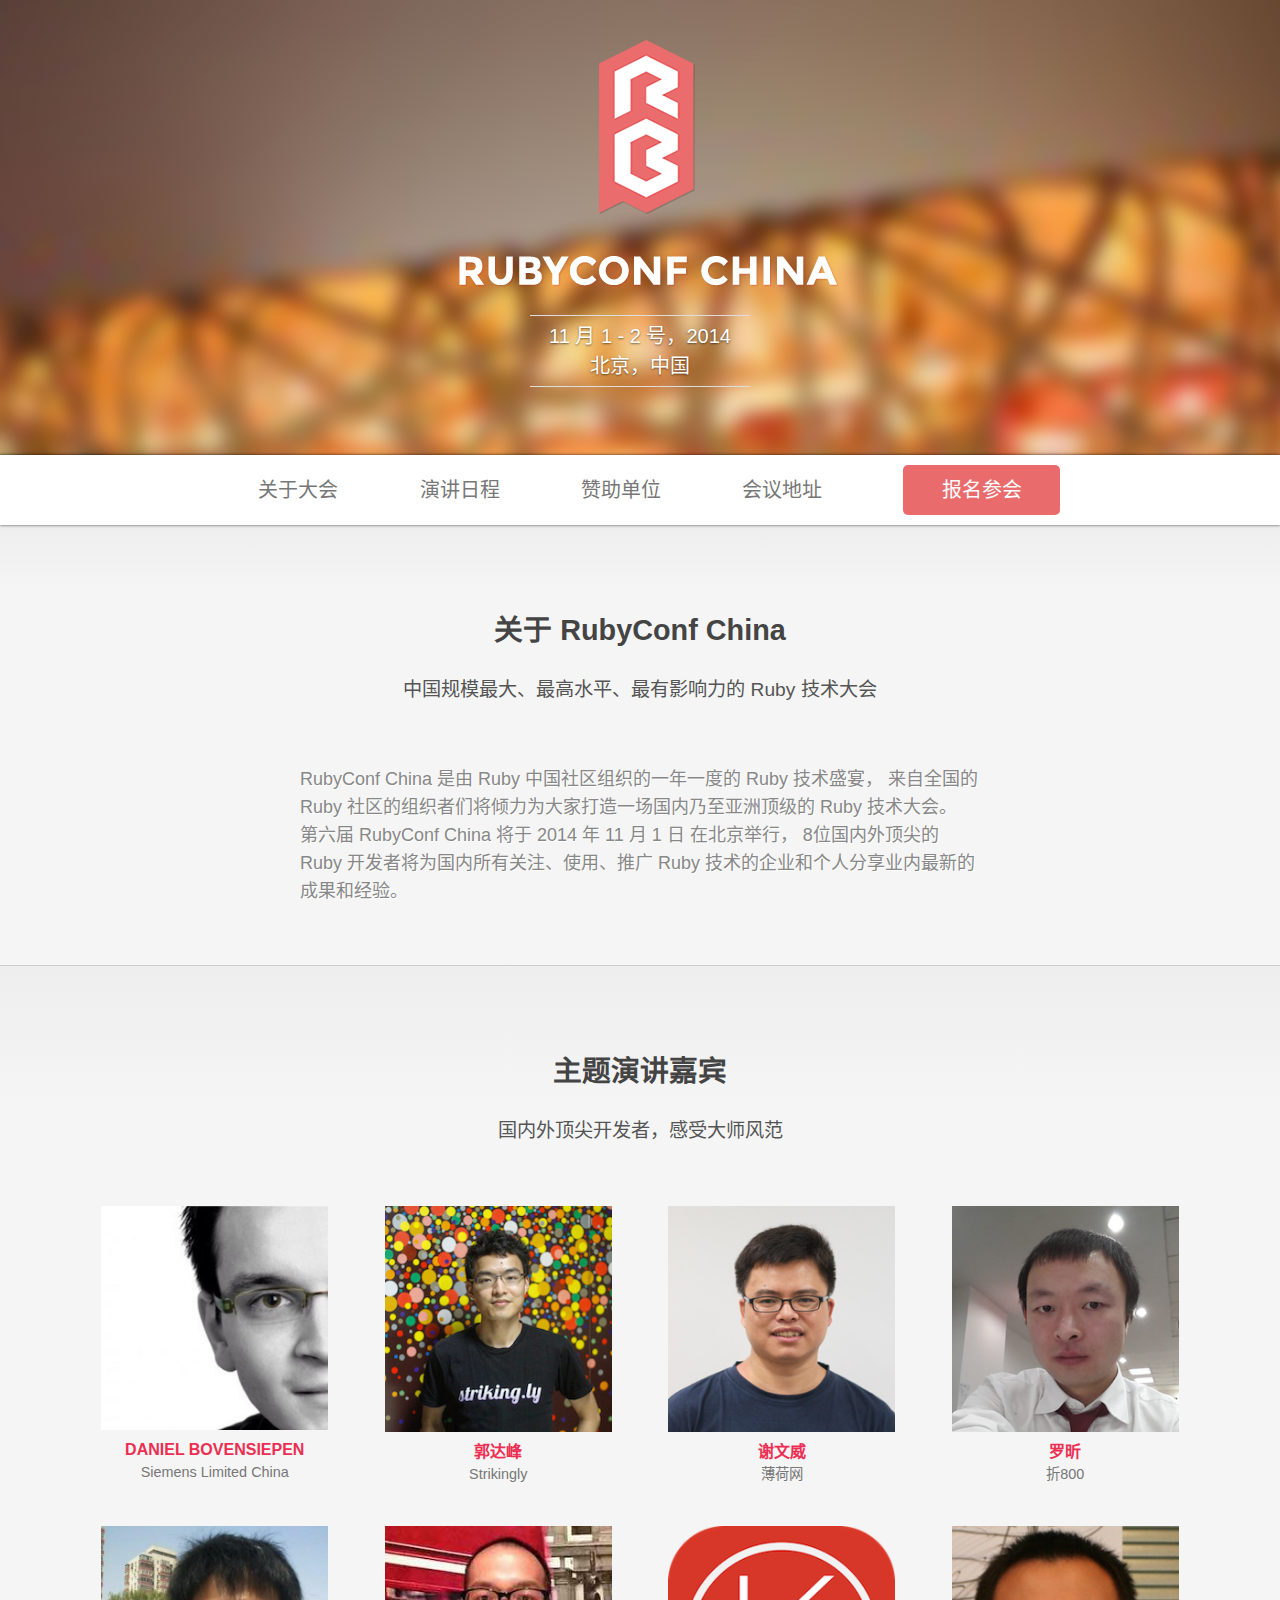
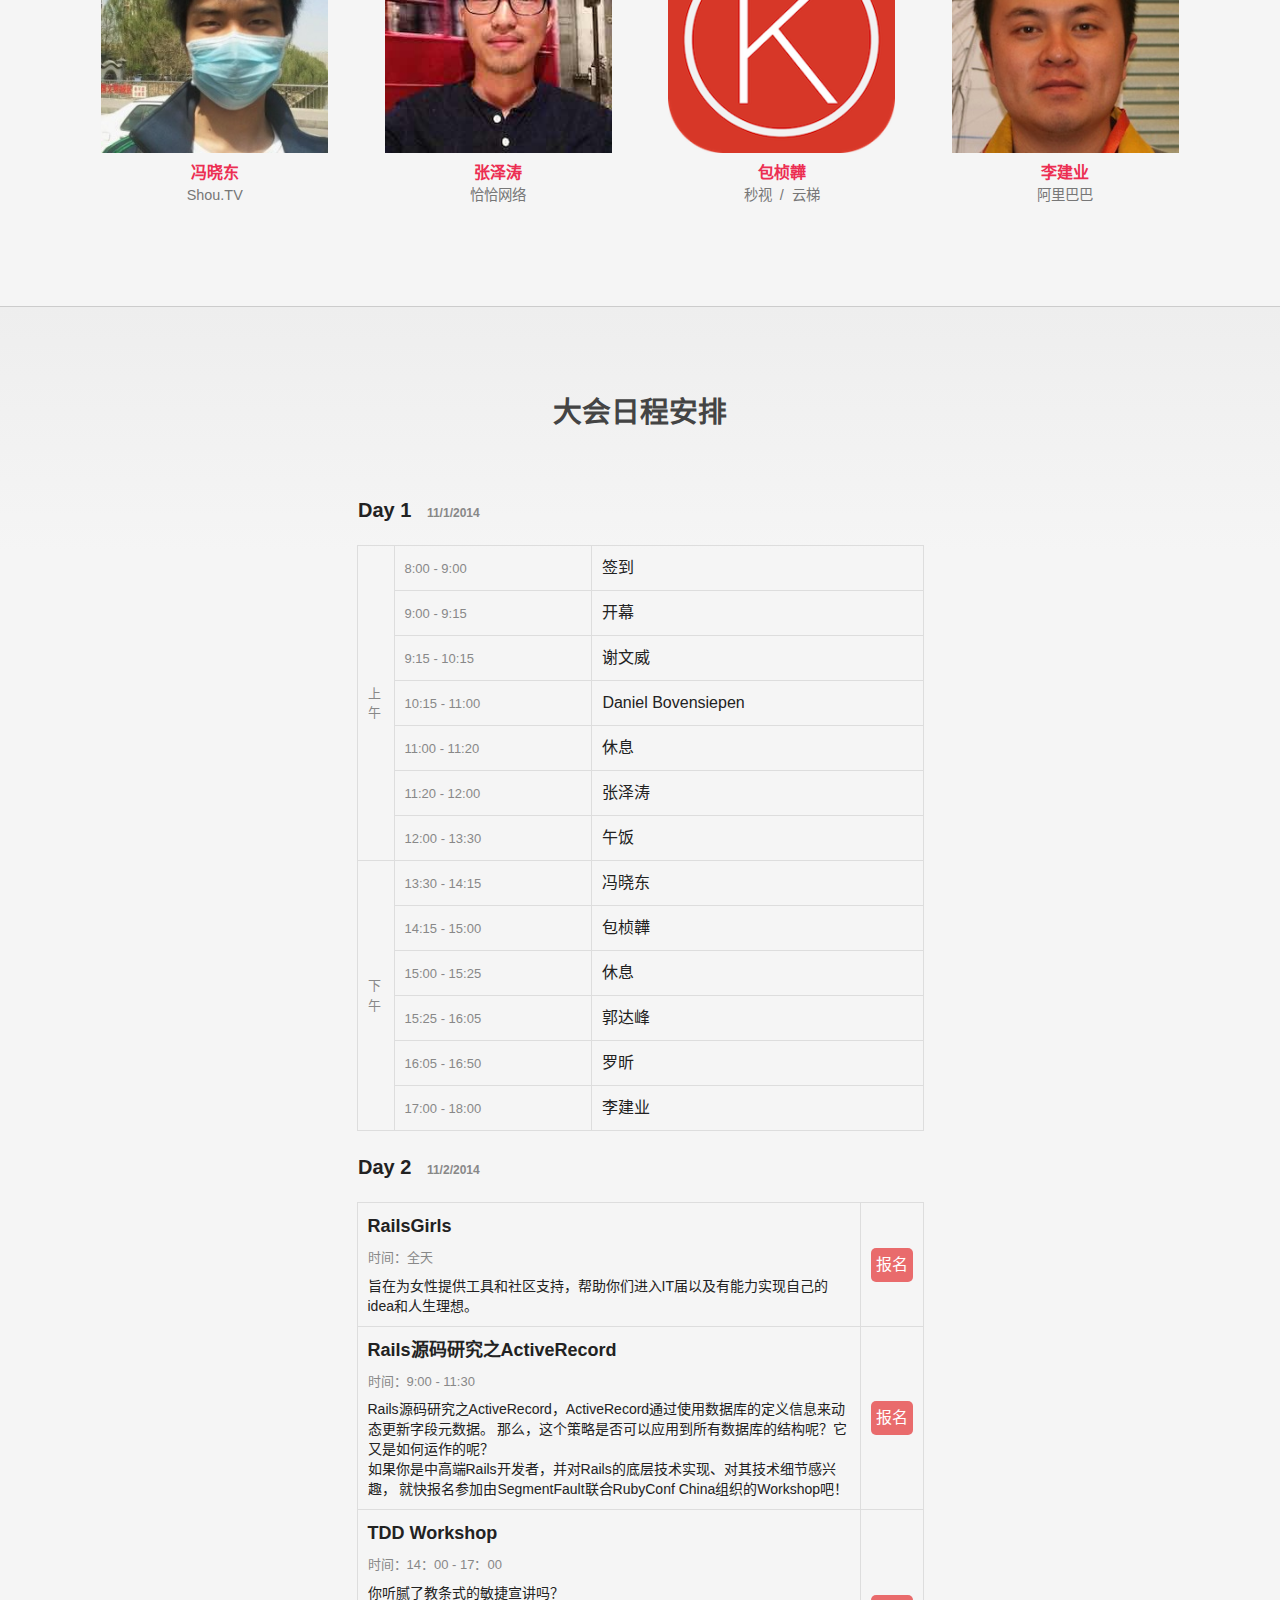
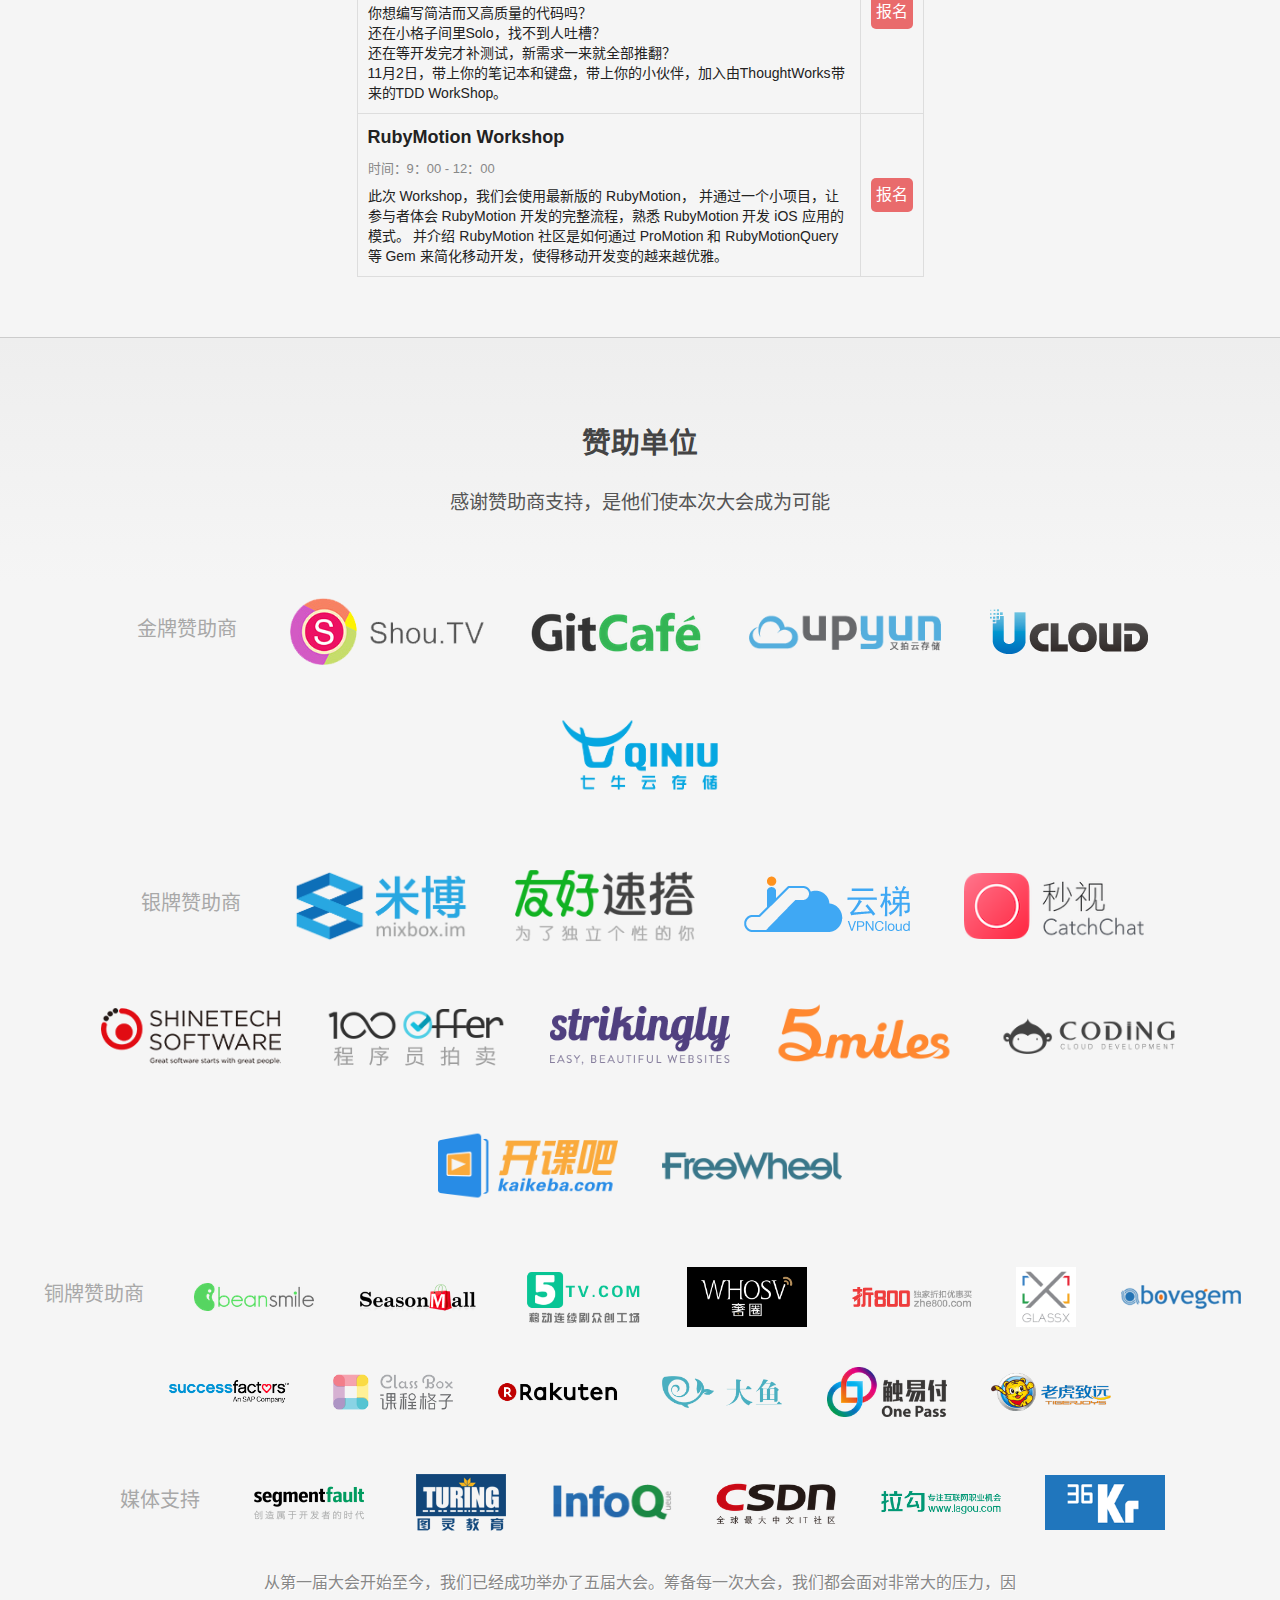
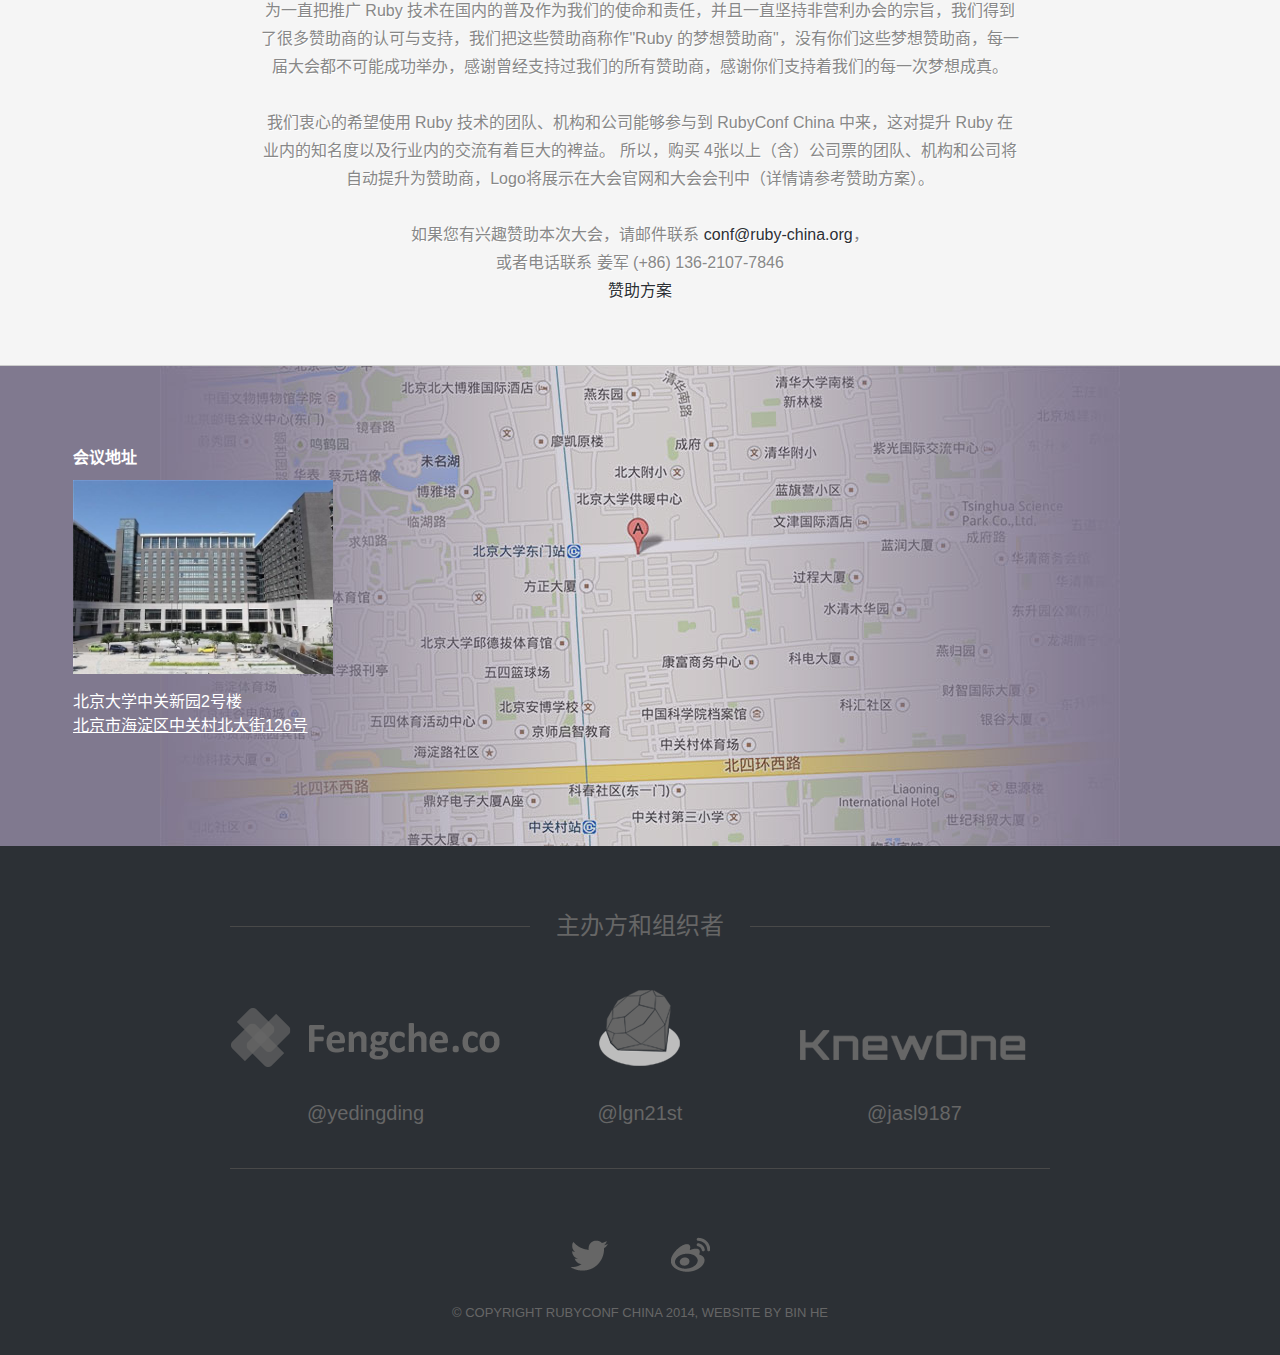
<file: index.html>
<!DOCTYPE html>
<!--[if lt IE 7]>
<html class="no-js lt-ie9 lt-ie8 lt-ie7"> <![endif]-->
<!--[if IE 7]>
<html class="no-js lt-ie9 lt-ie8"> <![endif]-->
<!--[if IE 8]>
<html class="no-js lt-ie9"> <![endif]-->
<!--[if gt IE 8]><!-->
<html lang="zh-cn" class="no-js"> <!--<![endif]-->
<head>
  <meta charset="utf-8">
  <meta http-equiv="X-UA-Compatible" content="IE=edge,chrome=1">
  <!-- Use title if it's in the page YAML frontmatter -->
  <title>RubyConf China</title>
  <meta name="description" content="">
  <meta name="viewport" content="width=device-width, initial-scale=1.0">

  <!-- Place favicon.ico and apple-touch-icon.png in the root directory -->

  <link rel="stylesheet" href="css/normalize.css">
  <link rel="stylesheet" href="css/main.css">
  <script src="js/vendor/modernizr-2.6.1.min.js"></script>
</head>
<body>
<!--[if lt IE 7]>
<p class="chromeframe">You are using an outdated browser. <a href="http://browsehappy.com/">Upgrade your browser
  today</a> or <a href="http://www.google.com/chromeframe/?redirect=true">install Google Chrome Frame</a> to better
  experience this site.</p>
<![endif]-->

<header class="hero">
  <figure><img src="/img/logo.png"/></figure>
  <h1>RubyConf China</h1>

  <h2>11 月 1 - 2 号，2014<br/>北京，中国</h2>
</header>

<nav class="global-nav">
  <ul>
    <li><a href="#about">关于大会</a></li>
    <li><a href="/speakers.html">演讲日程</a></li>
    <li><a href="/sponsors.html">赞助单位</a></li>
    <li><a href="#venue">会议地址</a></li>
    <li><a href="http://19wu.com/rubyconfchina" target="_blank" class="btn">报名参会</a></li>
  </ul>
</nav>

<section id="about" class="wrap about">
  <header>
    <h2>关于 RubyConf China</h2>

    <p>中国规模最大、最高水平、最有影响力的 Ruby 技术大会</p>
  </header>

  <p>
    RubyConf China 是由 Ruby 中国社区组织的一年一度的 Ruby 技术盛宴，
    来自全国的 Ruby 社区的组织者们将倾力为大家打造一场国内乃至亚洲顶级的 Ruby 技术大会。
  </p>

  <p>
    第六届 RubyConf China 将于 2014 年 11 月 1 日 在北京举行，
    8位国内外顶尖的 Ruby 开发者将为国内所有关注、使用、推广 Ruby 技术的企业和个人分享业内最新的成果和经验。
  </p>
</section>

<section id="speakers" class="wrap speakers">
  <div class="container">
    <header>
      <h2>主题演讲嘉宾</h2>

      <p>国内外顶尖开发者，感受大师风范</p>
    </header>

    <ul class="speakers-list clearfix">
      <li>
        <figure>
          <a href="http://bovensiepen.net/" rel="nofollow" target="_blank">
            <img src="img/speakers/daniel-bovensiepen.png" alt="Daniel Bovensiepen">
          </a>
        </figure>
        <h3>Daniel Bovensiepen</h3>

        <p><a href="http://www.siemens.com.cn" target="_blank" rel="nofollow">Siemens Limited China</a></p>
      </li>

      <li>
        <figure>
          <a href="http://weibo.com/dfguo" rel="nofollow" target="_blank">
            <img src="img/speakers/guodafeng.jpg" alt="郭达峰"/>
          </a>
        </figure>
        <h3>郭达峰</h3>

        <p><a href="https://www.strikingly.com/" target="_blank" rel="nofollow">Strikingly</a></p>
      </li>

      <li>
        <figure>
          <a href="http://xiewenwei.github.io/" rel="nofollow" target="_blank">
            <img src="img/speakers/xiewenwei.jpg" alt="谢文威">
          </a>
        </figure>
        <h3>谢文威</h3>

        <p><a href="http://www.boohee.com/" target="_blank" rel="nofollow">薄荷网</a></p>
      </li>

      <li>
        <figure>
          <a href="http://www.douban.com/people/luonet/notes" rel="nofollow" target="_blank">
            <img src="img/speakers/luoxin.jpg" alt="罗昕">
          </a>
        </figure>
        <h3>罗昕</h3>

        <p><a href="http://www.zhe800.com/" target="_blank" rel="nofollow">折800</a></p>
      </li>

      <li>
        <figure>
          <a href="https://vec.io/" rel="nofollow" target="_blank">
            <img src="img/speakers/fengxiaodong.jpg" alt="冯晓东">
          </a>
        </figure>
        <h3>冯晓东</h3>

        <p><a href="https://shou.tv/" target="_blank" rel="nofollow">Shou.TV</a></p>
      </li>

      <li>
        <figure>
          <a href="https://twitter.com/samchueng" rel="nofollow" target="_blank">
            <img src="img/speakers/zhangzetao.jpg" alt="张泽涛">
          </a>
        </figure>
        <h3>张泽涛</h3>

        <p><a href="http://www.chamobile.com/" target="_blank" rel="nofollow">恰恰网络</a></p>
      </li>

      <li>
        <figure>
          <a href="https://twitter.com/kgen" rel="nofollow" target="_blank">
            <img src="img/speakers/baozhenwei.png" alt="包桢韡">
          </a>
        </figure>
        <h3>包桢韡</h3>

        <p>
          <a href="http://catchchat.me/" target="_blank" rel="nofollow">秒视</a>
          &nbsp;/&nbsp;
          <a href="http://igetvpn.com/?r=9e521e199be6dabb" target="_blank" rel="nofollow">云梯</a>
        </p>
      </li>

      <li>
        <figure>
          <a href="http://fsword.github.io/" rel="nofollow" target="_blank">
            <img src="img/speakers/lijianye.jpg" alt="李建业">
          </a>
        </figure>
        <h3>李建业</h3>

        <p><a href="http://www.1688.com/" target="_blank" rel="nofollow">阿里巴巴</a></p>
      </li>
    </ul>
  </div>
</section>

<section id="schedule" class="wrap schedule">
  <div class="container clearfix">
    <header>
      <h2>大会日程安排</h2>
    </header>

    <table class="schedule-table">
      <tr>
        <th colspan="4">
          Day 1
          <small>11/1/2014</small>
        </th>
      </tr>
      <!--上午-->
      <tr>
        <td rowspan="7" class="rowspan">上午</td>
        <td class="time">8:00 - 9:00</td>
        <td>签到</td>
      </tr>
      <tr>
        <td class="time">9:00 - 9:15</td>
        <td>开幕</td>
      </tr>
      <tr>
        <td class="time">9:15 - 10:15</td>
        <td>谢文威</td>
      </tr>
      <tr>
        <td class="time">10:15 - 11:00</td>
        <td>Daniel Bovensiepen</td>
      </tr>
      <tr>
        <td class="time">11:00 - 11:20</td>
        <td colspan="2">休息</td>
      </tr>
      <tr>
        <td class="time">11:20 - 12:00</td>
        <td>张泽涛</td>
      </tr>
      <tr>
        <td class="time">12:00 - 13:30</td>
        <td>午饭</td>
      </tr>
      <!--下午-->
      <tr>
        <td rowspan="7" class="rowspan">下午</td>
        <td class="time">13:30 - 14:15</td>
        <td>冯晓东</td>
      </tr>
      <tr>
        <td class="time">14:15 - 15:00</td>
        <td>包桢韡</td>
      </tr>
      <tr>
        <td class="time">15:00 - 15:25</td>
        <td>休息</td>
      </tr>
      <tr>
        <td class="time">15:25 - 16:05</td>
        <td>郭达峰</td>
      </tr>
      <tr>
        <td class="time">16:05 - 16:50</td>
        <td>罗昕</td>
      </tr>
      <tr>
        <td class="time">17:00 - 18:00</td>
        <td>李建业</td>
      </tr>
    </table>

    <table class="schedule-table events">
      <tr>
        <th colspan="2">
          Day 2
          <small>11/2/2014</small>
        </th>
      </tr>
      <tr>
        <td>
          <div class="title">
            RailsGirls
          </div>
          <div class="time">
            时间：全天
          </div>
          <div class="description">
            旨在为女性提供工具和社区支持，帮助你们进入IT届以及有能力实现自己的idea和人生理想。
          </div>
        </td>
        <td class="apply">
          <a href="http://railsgirls.com/beijing" target="_blank" class="btn">
            报名
          </a>
        </td>
      </tr>
      <tr>
        <td>
          <div class="title">
            Rails源码研究之ActiveRecord
          </div>
          <div class="time">
            时间：9:00 - 11:30
          </div>
          <div class="description">
            Rails源码研究之ActiveRecord，ActiveRecord通过使用数据库的定义信息来动态更新字段元数据。
            那么，这个策略是否可以应用到所有数据库的结构呢？它又是如何运作的呢？
            <br>
            如果你是中高端Rails开发者，并对Rails的底层技术实现、对其技术细节感兴趣，
            就快报名参加由SegmentFault联合RubyConf China组织的Workshop吧！
          </div>
        </td>
        <td class="apply">
          <a href="http://segmentfault.com/e/sf-ruby-workshop" target="_blank" class="btn">
            报名
          </a>
        </td>
      </tr>
      <tr>
        <td>
          <div class="title">
            TDD Workshop
          </div>
          <div class="time">
            时间：14：00 - 17：00
          </div>
          <div class="description">
            你听腻了教条式的敏捷宣讲吗？
            <br>
            你想编写简洁而又高质量的代码吗？ 
            <br>
            还在小格子间里Solo，找不到人吐槽？ 
            <br>
            还在等开发完才补测试，新需求一来就全部推翻？ 
            <br>
            11月2日，带上你的笔记本和键盘，带上你的小伙伴，加入由ThoughtWorks带来的TDD WorkShop。
          </div>
        </td>
        <td class="apply">
          <a href="https://www.jinshuju.net/f/Pn7xP2" target="_blank" class="btn">
            报名
          </a>
        </td>
      </tr>
      <tr>
        <td>
          <div class="title">
            RubyMotion Workshop
          </div>
          <div class="time">
            时间：9：00 - 12：00
          </div>
          <div class="description">
            此次 Workshop，我们会使用最新版的 RubyMotion，
            并通过一个小项目，让参与者体会 RubyMotion 开发的完整流程，熟悉 RubyMotion 开发 iOS 应用的模式。
            并介绍 RubyMotion 社区是如何通过 ProMotion 和 RubyMotionQuery 等 Gem 来简化移动开发，使得移动开发变的越来越优雅。
          </div>
        </td>
        <td class="apply">
          <a href="https://jinshuju.net/f/vUDytY" target="_blank" class="btn">
            报名
          </a>
        </td>
      </tr>
    </table>
  </div>
</section>

<section id="sponsors" class="wrap sponsors">
  <header>
    <h2>赞助单位</h2>

    <p>感谢赞助商支持，是他们使本次大会成为可能</p>
  </header>

  <div class="sponsors-gold">
    <ul>
      <li><h4>金牌赞助商</h4></li>

      <li>
        <a href="https://shou.tv" target="_blank" rel="nofollow">
          <img src="img/sponsors/shou_tv.png" />
        </a>
      </li>
      <li>
        <a href="http://gitcafe.com" target="_blank" rel="nofollow">
          <img src="img/sponsors/gitcafe.png" />
        </a>
      </li>
      <li>
        <a href="http://upyun.com" target="_blank" rel="nofollow">
          <img src="img/sponsors/upyun.png" />
        </a>
      </li>
      <li>
        <a href="http://www.ucloud.cn" target="_blank" rel="nofollow">
          <img src="img/sponsors/ucloud.png" />
        </a>
      </li>
      <li>
        <a href="http://www.qiniu.com" target="_blank" rel="nofollow">
          <img src="img/sponsors/qiniu.png" />
        </a>
      </li>
    </ul>
  </div>

  <div class="sponsors-silver">
    <ul>
      <li><h4>银牌赞助商</h4></li>

      <li>
        <a href="http://emixbox.com/" target="_blank" rel="nofollow">
          <img src="img/sponsors/mixbox.png" />
        </a>
      </li>
      <li>
        <a href="http://youhaosuda.com" target="_blank" rel="nofollow">
          <img src="img/sponsors/youhaosuda.png" />
        </a>
      </li>
      <li>
        <a href="http://igetvpn.com/?r=9e521e199be6dabb" target="_blank" rel="nofollow">
          <img src="img/sponsors/vpncloud.png" />
        </a>
      </li>
      <li>
        <a href="http://catchchat.me" target="_blank" rel="nofollow">
          <img src="img/sponsors/catchchat.png" />
        </a>
      </li>
      <li>
        <a href="http://www.shinetechchina.com" target="_blank" rel="nofollow">
          <img src="img/sponsors/shinetech.png" />
        </a>
      </li>
      <li>
        <a href="http://100offer.com/join/rubyconf" target="_blank" rel="nofollow">
          <img src="img/sponsors/100offer.png" />
        </a>
      </li>
      <li>
        <a href="http://www.strikingly.com/s/careers?locale=zh-cn" target="_blank" rel="nofollow">
          <img src="img/sponsors/strikingly.png" />
        </a>
      </li>
      <li>
        <a href="http://5milesapp.com/" target="_blank" rel="nofollow">
          <img src="img/sponsors/5miles.png" />
        </a>
      </li>
      <li>
        <a href="https://coding.net" target="_blank" rel="nofollow">
          <img src="img/sponsors/coding.png" />
        </a>
      </li>
      <li>
        <a href="http://www.kaikeba.com/" target="_blank" rel="nofollow">
          <img src="img/sponsors/kaikeba.png" />
        </a>
      </li>
      <li>
        <a href="http://freewheel.tv/" target="_blank" rel="nofollow">
          <img src="img/sponsors/freewheel.png" />
        </a>
      </li>
    </ul>
  </div>

  <div class="sponsors-bronze">
    <ul>
      <li><h4>铜牌赞助商</h4></li>

      <li>
        <a href="http://www.beansmile.com" target="_blank" rel="nofollow">
          <img src="img/sponsors/beansmile.png" />
        </a>
      </li>
      <li>
        <a href="http://www.seasonmall.cn" target="_blank" rel="nofollow">
          <img src="img/sponsors/seasonmall.png" />
        </a>
      </li>
      <li>
        <a href="http://5tv.com" target="_blank" rel="nofollow">
          <img src="img/sponsors/5tv.png" />
        </a>
      </li>
      <li>
        <a href="http://www.whosv.net" target="_blank" rel="nofollow">
          <img src="img/sponsors/whosv.png" />
        </a>
      </li>
      <li>
        <a href="http://www.zhe800.com" target="_blank" rel="nofollow">
          <img src="img/sponsors/zhe800.png" />
        </a>
      </li>
      <li>
        <a href="http://glassx.cn/" target="_blank" rel="nofollow">
          <img src="img/sponsors/glassx.jpg" />
        </a>
      </li>
      <li>
        <a href="http://www.abovegem.com" target="_blank" rel="nofollow">
          <img src="img/sponsors/abovegem.png" />
        </a>
      </li>
      <li>
        <a href="https://jobs.successfactors.com/search/?location=Shanghai" target="_blank" rel="nofollow">
          <img src="img/sponsors/successfactors.png" />
        </a>
      </li>
      <li>
        <a href="http://kechenggezi.com/" target="_blank" rel="nofollow">
          <img src="img/sponsors/class_box.png" />
        </a>
      </li>
      <li>
        <a href="http://www.rakuten.com/" target="_blank" rel="nofollow">
          <img src="img/sponsors/rakuten.png" />
        </a>
      </li>
      <li>
        <a href="http://www.fishtrip.cn/" target="_blank" rel="nofollow">
          <img src="img/sponsors/fishtrip.png" />
        </a>
      </li>
      <li>
        <a href="http://www.cyt-tech.com/" target="_blank" rel="nofollow">
          <img src="img/sponsors/cyt.png" />
        </a>
      </li>
      <li>
        <a href="http://tigerjoys.com/" target="_blank" rel="nofollow">
          <img src="img/sponsors/tigerjoys.png" />
        </a>
      </li>
    </ul>
  </div>

  <div class="sponsors-media">
    <ul>
      <li><h4>媒体支持</h4></li>

      <li>
        <a href="http://segmentfault.com/" target="_blank" rel="nofollow">
          <img src="img/sponsors/segmentfault.png" />
        </a>
      </li>
      <li>
        <a href="http://www.ituring.com.cn/" target="_blank" rel="nofollow">
          <img src="img/sponsors/tuling.png" />
        </a>
      </li>
      <li>
        <a href="http://www.infoq.com/cn" target="_blank" rel="nofollow">
          <img src="img/sponsors/infoq.png" />
        </a>
      </li>
      <li>
        <a href="http://www.csdn.net/" target="_blank" rel="nofollow">
          <img src="img/sponsors/csdn.png" />
        </a>
      </li>
      <li>
        <a href="http://www.lagou.com/" target="_blank" rel="nofollow">
          <img src="img/sponsors/lagou.png" />
        </a>
      </li>
      <li>
        <a href="http://36kr.com" target="_blank" rel="nofollow">
          <img src="img/sponsors/36kr.png" />
        </a>
      </li>
    </ul>
  </div>

  <!--<p><a href="mailto:conf@ruby-china.org?subject=Sponsor to RubyConf China 2014" class="ad-placeholder">虚位以待</a></p>-->

  <p>
    从第一届大会开始至今，我们已经成功举办了五届大会。筹备每一次大会，我们都会面对非常大的压力，因为一直把推广 Ruby
    技术在国内的普及作为我们的使命和责任，并且一直坚持非营利办会的宗旨，我们得到了很多赞助商的认可与支持，我们把这些赞助商称作"Ruby
    的梦想赞助商"，没有你们这些梦想赞助商，每一届大会都不可能成功举办，感谢曾经支持过我们的所有赞助商，感谢你们支持着我们的每一次梦想成真。
    <br><br>

    我们衷心的希望使用 Ruby 技术的团队、机构和公司能够参与到 RubyConf China 中来，这对提升 Ruby 在业内的知名度以及行业内的交流有着巨大的裨益。
    所以，购买 4张以上（含）公司票的团队、机构和公司将自动提升为赞助商，Logo将展示在大会官网和大会会刊中（详情请参考赞助方案）。
    <br><br>

    如果您有兴趣赞助本次大会，请邮件联系
    <a href="mailto:conf@ruby-china.org?subject=Sponsor to RubyConf China 2014">conf@ruby-china.org</a>，
    <br>
    或者电话联系 姜军
    (+86) 136-2107-7846
    <br>
    <a href="sponsorship/Sponsorship_Pamphlet_2014.pdf">
      赞助方案
    </a>
  </p>
</section>

<section id="venue" class="wrap venue">
  <div class="container">
    <div class="address">
      <h4>会议地址</h4>
      <img src="/img/venue.jpg"/>

      <p>
        北京大学中关新园2号楼<br>
        <a href="http://ditu.google.cn/maps?q=%E5%8C%97%E4%BA%AC%E6%B5%B7%E6%B7%80%E5%8C%BA%E4%B8%AD%E5%85%B3%E6%96%B0%E5%9B%AD&hl=zh-CN&ie=UTF8&hq=%E4%B8%AD%E5%85%B3%E6%96%B0%E5%9B%AD&hnear=%E5%8C%97%E4%BA%AC%E5%B8%82%E6%B5%B7%E6%B7%80%E5%8C%BA&t=m&z=13&iwloc=A&brcurrent=3,0x35f056653dc02e49:0xfa318e39bb191f35,0,0x35f05137c865ad63:0xd348af83c67dc389%3B5,0,0" target="_blank" rel="nofollow" title="点击查看地图">
          北京市海淀区中关村北大街126号
        </a>
      </p>
    </div>
  </div>
</section>

<footer class="wrap footer">
  <div class="container">
    <header>
      <h2>主办方和组织者</h2>
    </header>

    <ul class="credits">
      <li>
        <a href="https://fengche.co" target="_blank" rel="nofollow"><i class="icon-pragmatic-ly"></i></a>

        <p><a href="//twitter.com/yedinding" target="_blank" rel="nofollow">@yedingding</a></p>
      </li>
      <li>
        <a href="http://ruby-china.org" target="_blank" rel="nofollow"><i class="icon-ruby-china"></i></a>

        <p><a href="//twitter.com/lgn21st" target="_blank" rel="nofollow">@lgn21st</a></p>
      </li>
      <li>
        <a href="http://knewone.com" target="_blank" rel="nofollow"><i class="icon-knewone"></i></a>

        <p><a href="//twitter.com/jasl9187" target="_blank" rel="nofollow">@jasl9187</a></p>
      </li>
    </ul>

    <div class="social">
      <a href="https://twitter.com/ruby_china" target="_blank" rel="nofollow"><i class="icon-twitter"></i></a>
      <a href="http://weibo.com/u/3168836987" target="_blank" rel="nofollow"><i class="icon-weibo"></i></a>
    </div>

    <p class="copyright">© COPYRIGHT RUBYCONF CHINA 2014, WEBSITE BY <a href="//beenhero.com" target="_blank" rel="nofollow">BIN HE</a></p>
  </div>
</footer>

<script src="js/vendor/jquery-1.8.0.min.js"></script>
<script src="js/plugins.js"></script>
<script src="js/main.js"></script>

<!-- Google Analytics: change UA-XXXXX-X to be your site's ID. -->
<script>
  var _gaq = [
    ['_setAccount', 'UA-33952565-1'],
    ['_trackPageview']
  ];
  (function (d, t) {
    var g = d.createElement(t), s = d.getElementsByTagName(t)[0];
    g.src = ('https:' == location.protocol ? '//ssl' : '//www') + '.google-analytics.com/ga.js';
    s.parentNode.insertBefore(g, s)
  }(document, 'script'));
</script>
</body>
</html>
</file>
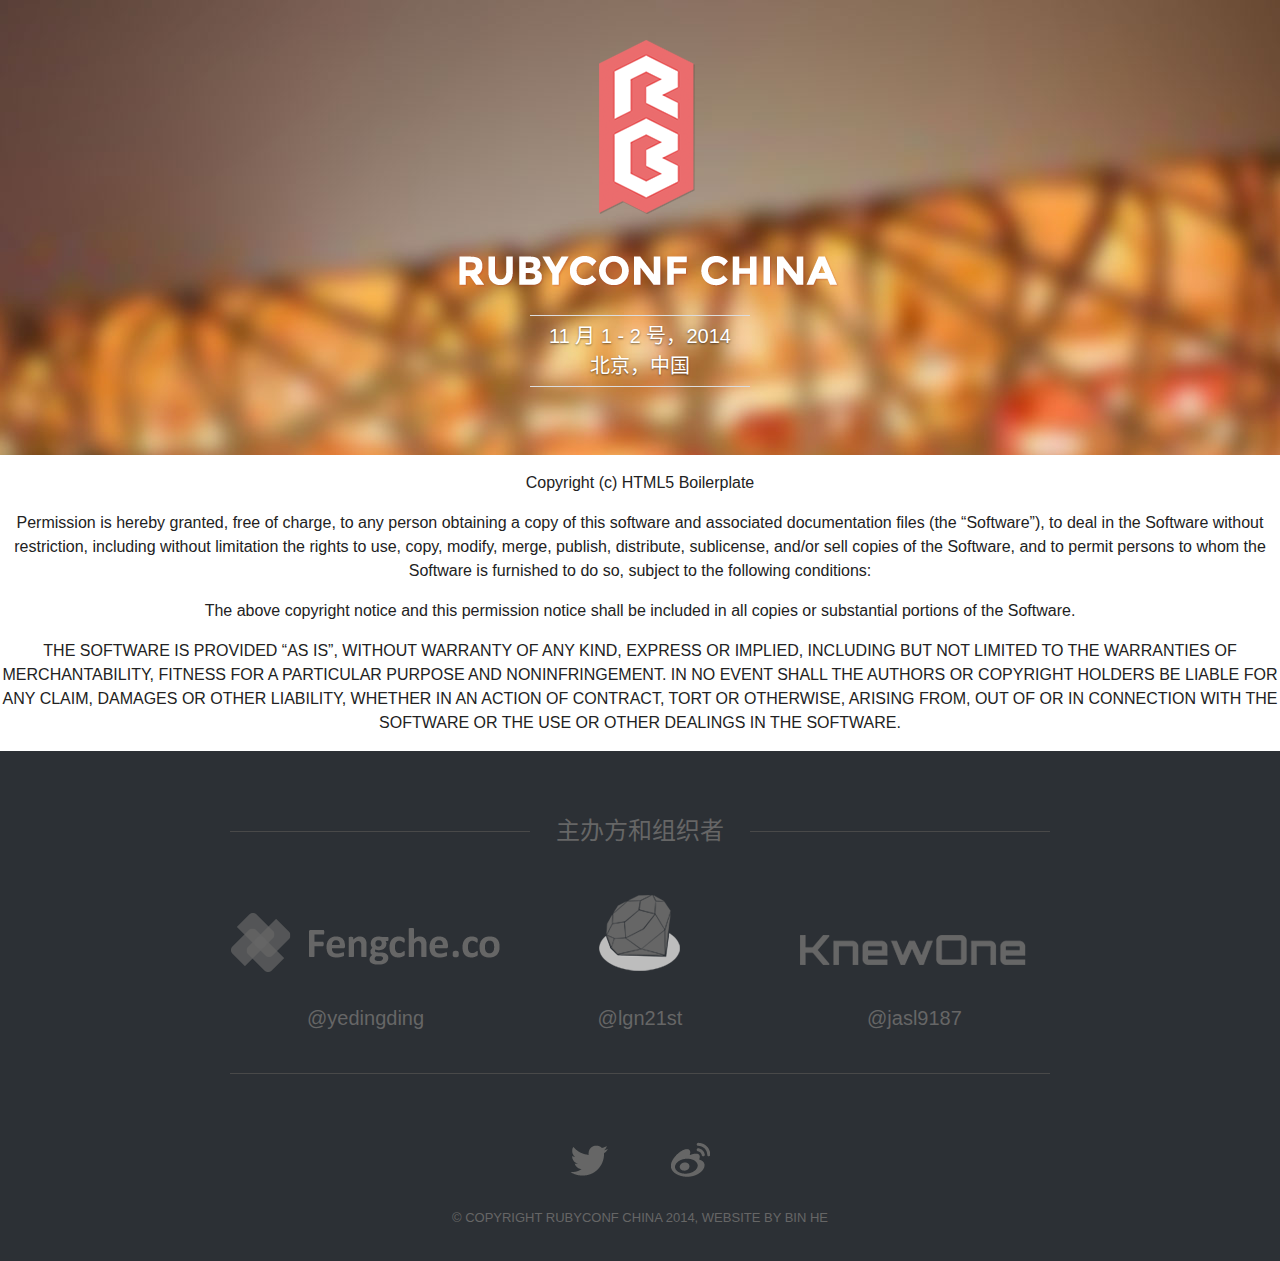
<file: LICENSE.html>
<!DOCTYPE html>
<!--[if lt IE 7]>
<html class="no-js lt-ie9 lt-ie8 lt-ie7"> <![endif]-->
<!--[if IE 7]>
<html class="no-js lt-ie9 lt-ie8"> <![endif]-->
<!--[if IE 8]>
<html class="no-js lt-ie9"> <![endif]-->
<!--[if gt IE 8]><!-->
<html lang="zh-cn" class="no-js"> <!--<![endif]-->
<head>
  <meta charset="utf-8">
  <meta http-equiv="X-UA-Compatible" content="IE=edge,chrome=1">
  <!-- Use title if it's in the page YAML frontmatter -->
  <title>RubyConf China 2014</title>
  <meta name="description" content="">
  <meta name="viewport" content="width=device-width, initial-scale=1.0">

  <!-- Place favicon.ico and apple-touch-icon.png in the root directory -->

  <link rel="stylesheet" href="css/normalize.css">
  <link rel="stylesheet" href="css/main.css">
  <script src="js/vendor/modernizr-2.6.1.min.js"></script>
</head>
<body>
<!--[if lt IE 7]>
<p class="chromeframe">You are using an outdated browser. <a href="http://browsehappy.com/">Upgrade your browser
  today</a> or <a href="http://www.google.com/chromeframe/?redirect=true">install Google Chrome Frame</a> to better
  experience this site.</p>
<![endif]-->

<header class="hero">
  <figure><img src="/img/logo.png"/></figure>
  <h1>RubyConf China</h1>

  <h2>11 月 1 - 2 号，2014<br/>北京，中国</h2>
</header>

<p>Copyright (c) HTML5 Boilerplate</p>

<p>Permission is hereby granted, free of charge, to any person obtaining a copy of this software and associated documentation files (the &#8220;Software&#8221;), to deal in the Software without restriction, including without limitation the rights to use, copy, modify, merge, publish, distribute, sublicense, and/or sell copies of the Software, and to permit persons to whom the Software is furnished to do so, subject to the following conditions:</p>

<p>The above copyright notice and this permission notice shall be included in all copies or substantial portions of the Software.</p>

<p>THE SOFTWARE IS PROVIDED &#8220;AS IS&#8221;, WITHOUT WARRANTY OF ANY KIND, EXPRESS OR IMPLIED, INCLUDING BUT NOT LIMITED TO THE WARRANTIES OF MERCHANTABILITY, FITNESS FOR A PARTICULAR PURPOSE AND NONINFRINGEMENT. IN NO EVENT SHALL THE AUTHORS OR COPYRIGHT HOLDERS BE LIABLE FOR ANY CLAIM, DAMAGES OR OTHER LIABILITY, WHETHER IN AN ACTION OF CONTRACT, TORT OR OTHERWISE, ARISING FROM, OUT OF OR IN CONNECTION WITH THE SOFTWARE OR THE USE OR OTHER DEALINGS IN THE SOFTWARE.</p>
<footer class="wrap footer">
  <div class="container">
    <header>
      <h2>主办方和组织者</h2>
    </header>

    <ul class="credits">
      <li>
        <a href="https://fengche.co" target="_blank" rel="nofollow"><i class="icon-pragmatic-ly"></i></a>

        <p><a href="//twitter.com/yedinding" target="_blank" rel="nofollow">@yedingding</a></p>
      </li>
      <li>
        <a href="http://ruby-china.org" target="_blank" rel="nofollow"><i class="icon-ruby-china"></i></a>

        <p><a href="//twitter.com/lgn21st" target="_blank" rel="nofollow">@lgn21st</a></p>
      </li>
      <li>
        <a href="http://knewone.com" target="_blank" rel="nofollow"><i class="icon-knewone"></i></a>

        <p><a href="//twitter.com/jasl9187" target="_blank" rel="nofollow">@jasl9187</a></p>
      </li>
    </ul>

    <div class="social">
      <a href="https://twitter.com/ruby_china" target="_blank" rel="nofollow"><i class="icon-twitter"></i></a>
      <a href="http://weibo.com/ruby_china" target="_blank" rel="nofollow"><i class="icon-weibo"></i></a>
    </div>

    <p class="copyright">© COPYRIGHT RUBYCONF CHINA 2014, WEBSITE BY <a href="//beenhero.com" target="_blank" rel="nofollow">BIN HE</a></p>
  </div>
</footer>

<script src="js/vendor/jquery-1.8.0.min.js"></script>
<script src="js/plugins.js"></script>
<script src="js/main.js"></script>

<!-- Google Analytics: change UA-XXXXX-X to be your site's ID. -->
<script>
  var _gaq = [
    ['_setAccount', 'UA-33952565-1'],
    ['_trackPageview']
  ];
  (function (d, t) {
    var g = d.createElement(t), s = d.getElementsByTagName(t)[0];
    g.src = ('https:' == location.protocol ? '//ssl' : '//www') + '.google-analytics.com/ga.js';
    s.parentNode.insertBefore(g, s)
  }(document, 'script'));
</script>
</body>
</html>
</file>
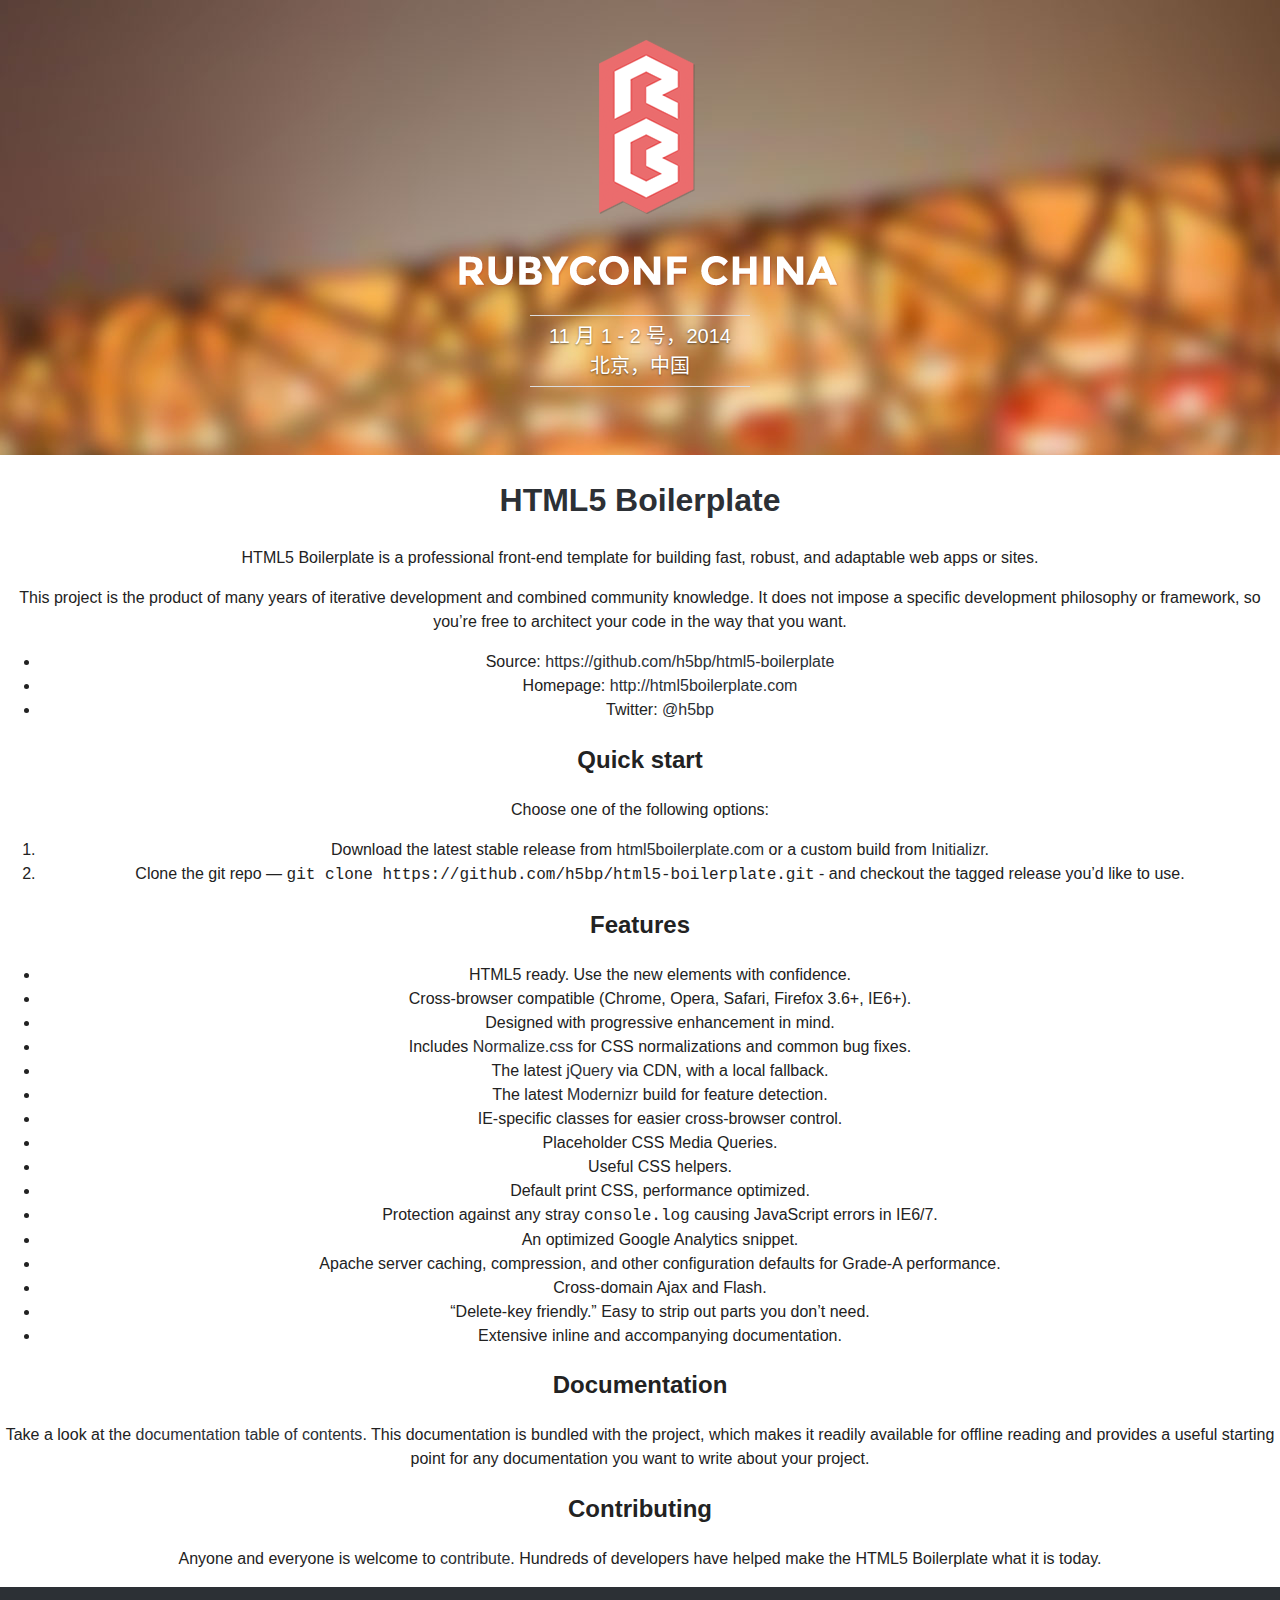
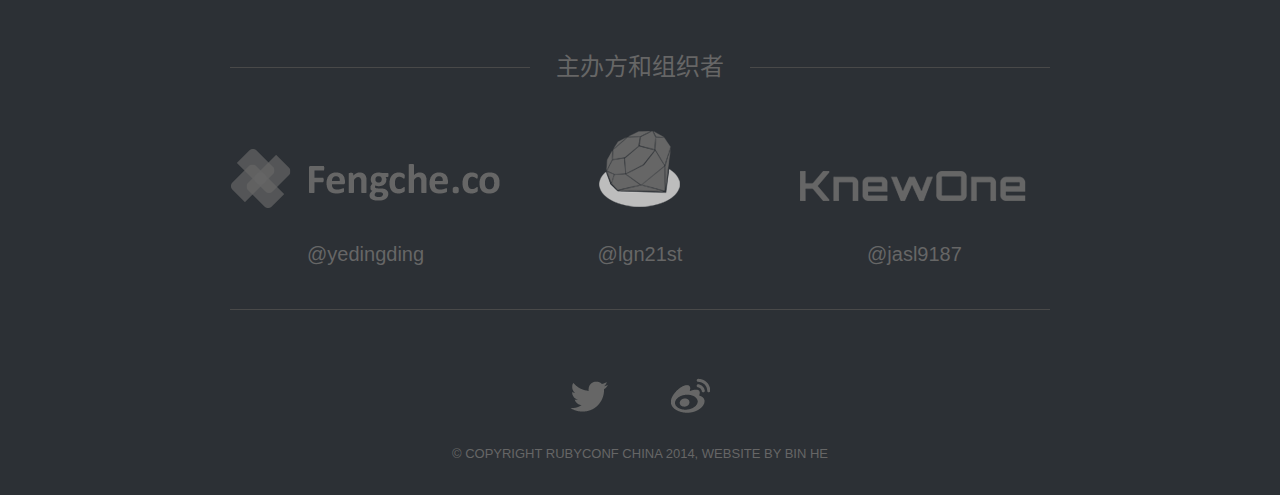
<file: README.html>
<!DOCTYPE html>
<!--[if lt IE 7]>
<html class="no-js lt-ie9 lt-ie8 lt-ie7"> <![endif]-->
<!--[if IE 7]>
<html class="no-js lt-ie9 lt-ie8"> <![endif]-->
<!--[if IE 8]>
<html class="no-js lt-ie9"> <![endif]-->
<!--[if gt IE 8]><!-->
<html lang="zh-cn" class="no-js"> <!--<![endif]-->
<head>
  <meta charset="utf-8">
  <meta http-equiv="X-UA-Compatible" content="IE=edge,chrome=1">
  <!-- Use title if it's in the page YAML frontmatter -->
  <title>RubyConf China 2014</title>
  <meta name="description" content="">
  <meta name="viewport" content="width=device-width, initial-scale=1.0">

  <!-- Place favicon.ico and apple-touch-icon.png in the root directory -->

  <link rel="stylesheet" href="css/normalize.css">
  <link rel="stylesheet" href="css/main.css">
  <script src="js/vendor/modernizr-2.6.1.min.js"></script>
</head>
<body>
<!--[if lt IE 7]>
<p class="chromeframe">You are using an outdated browser. <a href="http://browsehappy.com/">Upgrade your browser
  today</a> or <a href="http://www.google.com/chromeframe/?redirect=true">install Google Chrome Frame</a> to better
  experience this site.</p>
<![endif]-->

<header class="hero">
  <figure><img src="/img/logo.png"/></figure>
  <h1>RubyConf China</h1>

  <h2>11 月 1 - 2 号，2014<br/>北京，中国</h2>
</header>

<h1 id='html5_boilerplate'><a href='http://html5boilerplate.com'>HTML5 Boilerplate</a></h1>

<p>HTML5 Boilerplate is a professional front-end template for building fast, robust, and adaptable web apps or sites.</p>

<p>This project is the product of many years of iterative development and combined community knowledge. It does not impose a specific development philosophy or framework, so you&#8217;re free to architect your code in the way that you want.</p>

<ul>
<li>Source: <a href='https://github.com/h5bp/html5-boilerplate'>https://github.com/h5bp/html5-boilerplate</a></li>

<li>Homepage: <a href='http://html5boilerplate.com'>http://html5boilerplate.com</a></li>

<li>Twitter: <a href='http://twitter.com/h5bp'>@h5bp</a></li>
</ul>

<h2 id='quick_start'>Quick start</h2>

<p>Choose one of the following options:</p>

<ol>
<li>Download the latest stable release from <a href='http://html5boilerplate.com/'>html5boilerplate.com</a> or a custom build from <a href='http://www.initializr.com'>Initializr</a>.</li>

<li>Clone the git repo — <code>git clone
https://github.com/h5bp/html5-boilerplate.git</code> - and checkout the tagged release you&#8217;d like to use.</li>
</ol>

<h2 id='features'>Features</h2>

<ul>
<li>HTML5 ready. Use the new elements with confidence.</li>

<li>Cross-browser compatible (Chrome, Opera, Safari, Firefox 3.6+, IE6+).</li>

<li>Designed with progressive enhancement in mind.</li>

<li>Includes <a href='http://necolas.github.com/normalize.css/'>Normalize.css</a> for CSS normalizations and common bug fixes.</li>

<li>The latest <a href='http://jquery.com/'>jQuery</a> via CDN, with a local fallback.</li>

<li>The latest <a href='http://modernizr.com/'>Modernizr</a> build for feature detection.</li>

<li>IE-specific classes for easier cross-browser control.</li>

<li>Placeholder CSS Media Queries.</li>

<li>Useful CSS helpers.</li>

<li>Default print CSS, performance optimized.</li>

<li>Protection against any stray <code>console.log</code> causing JavaScript errors in IE6/7.</li>

<li>An optimized Google Analytics snippet.</li>

<li>Apache server caching, compression, and other configuration defaults for Grade-A performance.</li>

<li>Cross-domain Ajax and Flash.</li>

<li>&#8220;Delete-key friendly.&#8221; Easy to strip out parts you don&#8217;t need.</li>

<li>Extensive inline and accompanying documentation.</li>
</ul>

<h2 id='documentation'>Documentation</h2>

<p>Take a look at the <a href='/h5bp/html5-boilerplate/blob/master/doc/README.md'>documentation table of contents</a>. This documentation is bundled with the project, which makes it readily available for offline reading and provides a useful starting point for any documentation you want to write about your project.</p>

<h2 id='contributing'>Contributing</h2>

<p>Anyone and everyone is welcome to <a href='/h5bp/html5-boilerplate/blob/master/doc/contribute.md'>contribute</a>. Hundreds of developers have helped make the HTML5 Boilerplate what it is today.</p>
<footer class="wrap footer">
  <div class="container">
    <header>
      <h2>主办方和组织者</h2>
    </header>

    <ul class="credits">
      <li>
        <a href="https://fengche.co" target="_blank" rel="nofollow"><i class="icon-pragmatic-ly"></i></a>

        <p><a href="//twitter.com/yedinding" target="_blank" rel="nofollow">@yedingding</a></p>
      </li>
      <li>
        <a href="http://ruby-china.org" target="_blank" rel="nofollow"><i class="icon-ruby-china"></i></a>

        <p><a href="//twitter.com/lgn21st" target="_blank" rel="nofollow">@lgn21st</a></p>
      </li>
      <li>
        <a href="http://knewone.com" target="_blank" rel="nofollow"><i class="icon-knewone"></i></a>

        <p><a href="//twitter.com/jasl9187" target="_blank" rel="nofollow">@jasl9187</a></p>
      </li>
    </ul>

    <div class="social">
      <a href="https://twitter.com/ruby_china" target="_blank" rel="nofollow"><i class="icon-twitter"></i></a>
      <a href="http://weibo.com/u/3168836987" target="_blank" rel="nofollow"><i class="icon-weibo"></i></a>
    </div>

    <p class="copyright">© COPYRIGHT RUBYCONF CHINA 2014, WEBSITE BY <a href="//beenhero.com" target="_blank" rel="nofollow">BIN HE</a></p>
  </div>
</footer>

<script src="js/vendor/jquery-1.8.0.min.js"></script>
<script src="js/plugins.js"></script>
<script src="js/main.js"></script>

<!-- Google Analytics: change UA-XXXXX-X to be your site's ID. -->
<script>
  var _gaq = [
    ['_setAccount', 'UA-33952565-1'],
    ['_trackPageview']
  ];
  (function (d, t) {
    var g = d.createElement(t), s = d.getElementsByTagName(t)[0];
    g.src = ('https:' == location.protocol ? '//ssl' : '//www') + '.google-analytics.com/ga.js';
    s.parentNode.insertBefore(g, s)
  }(document, 'script'));
</script>
</body>
</html>
</file>
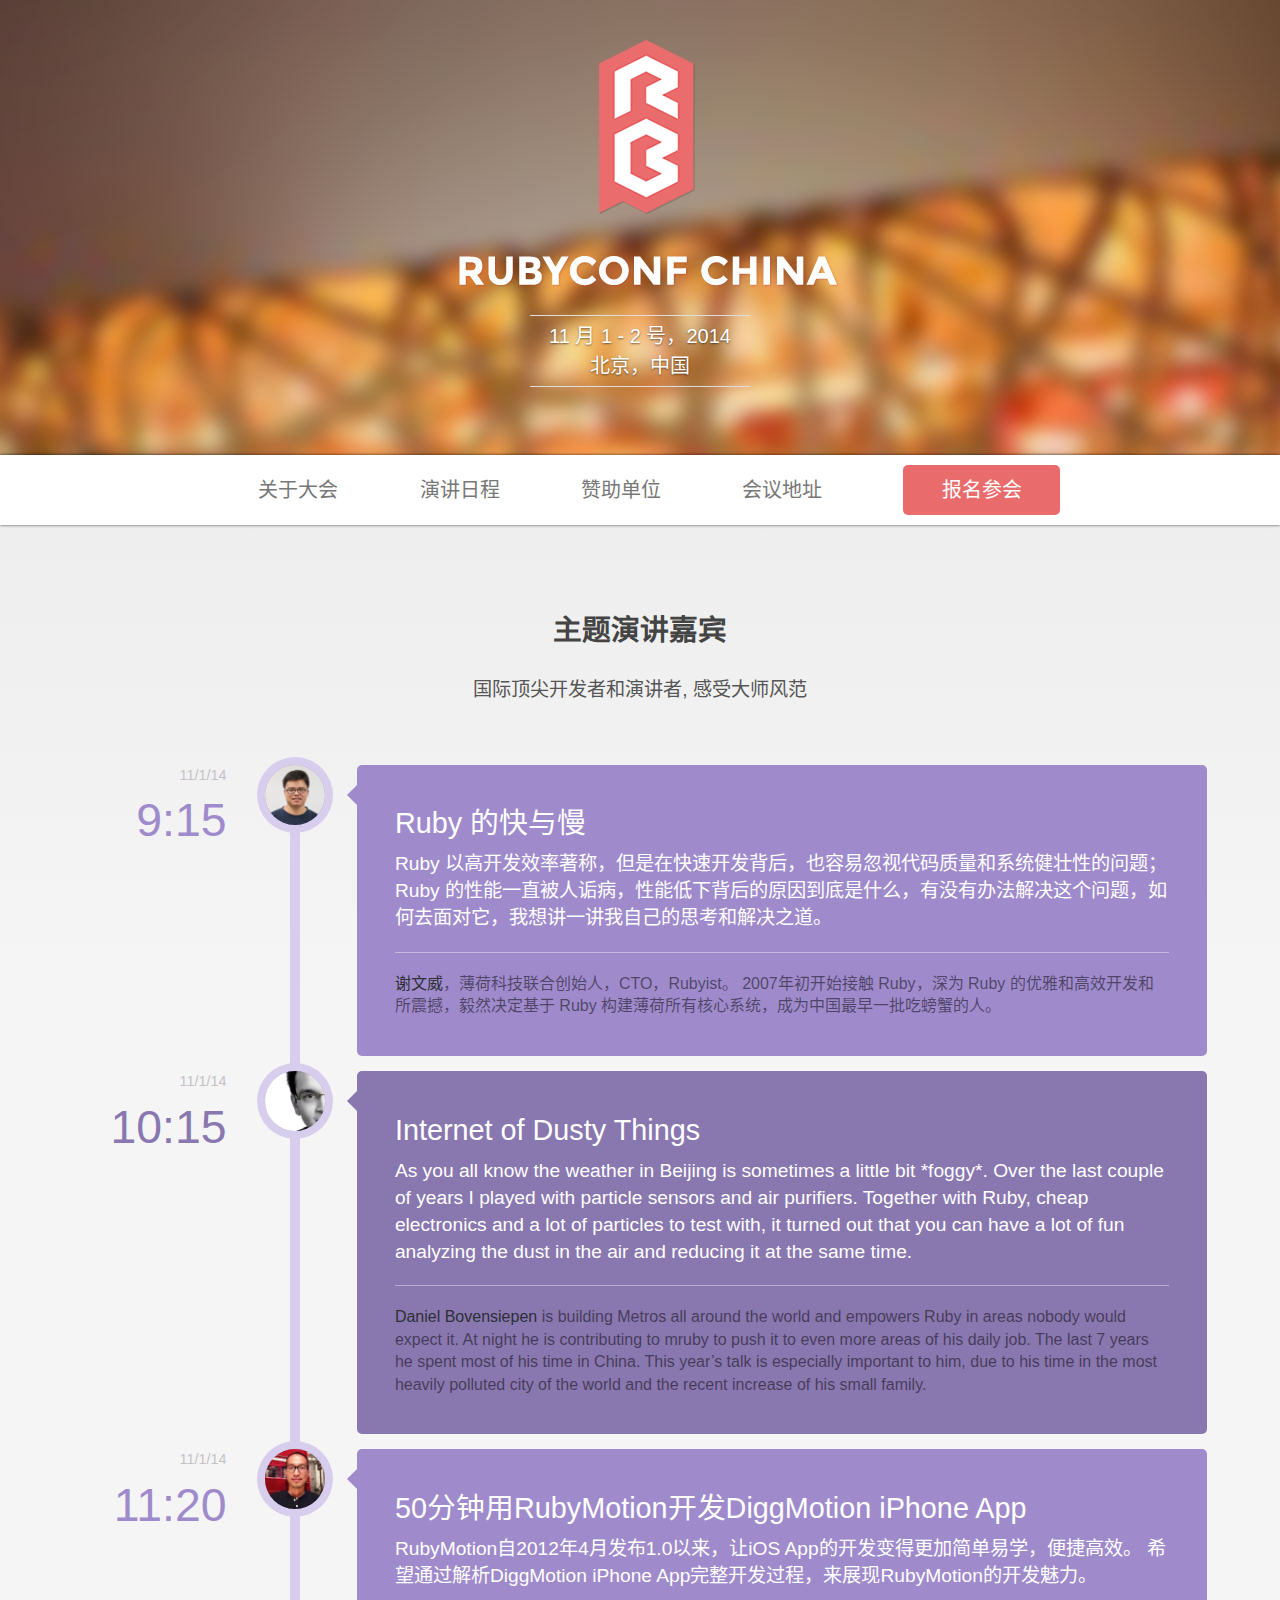
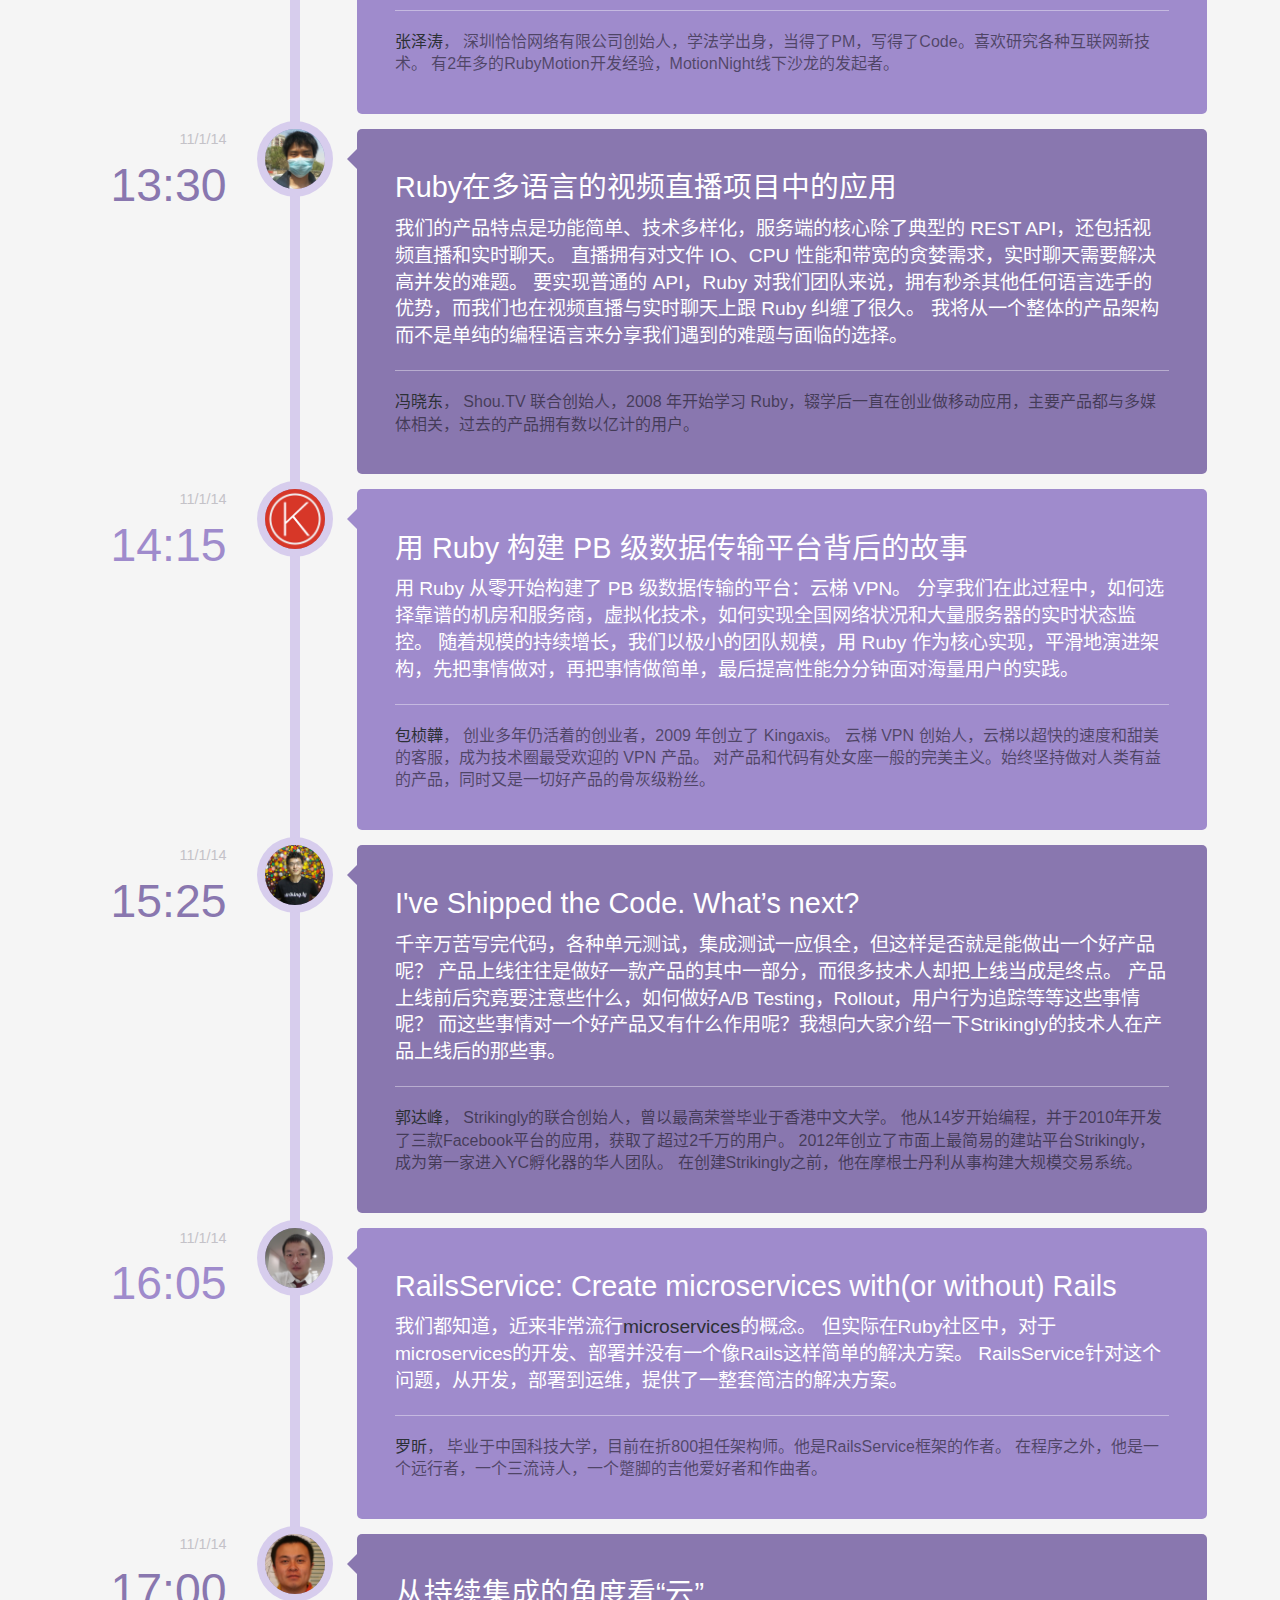
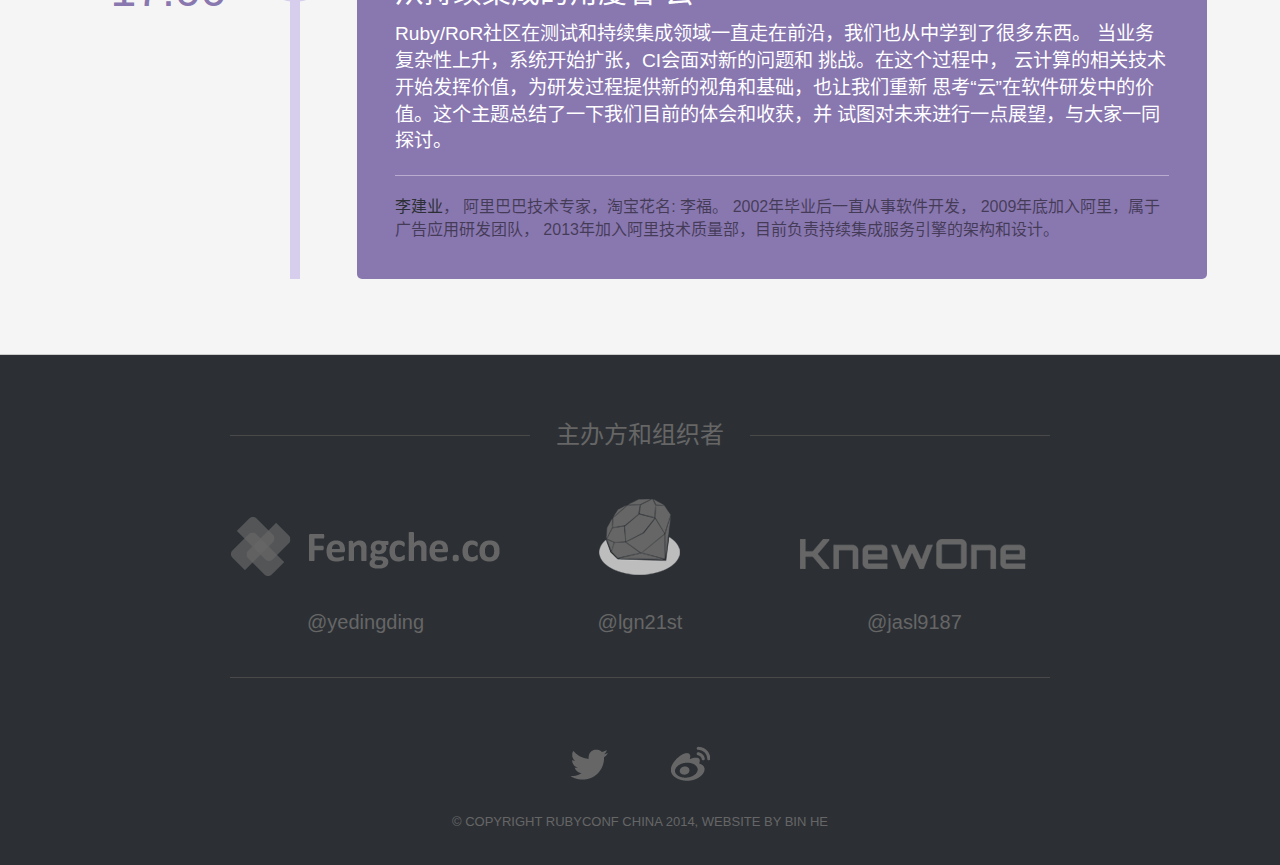
<file: speakers.html>
<!DOCTYPE html>
<!--[if lt IE 7]>
<html class="no-js lt-ie9 lt-ie8 lt-ie7"> <![endif]-->
<!--[if IE 7]>
<html class="no-js lt-ie9 lt-ie8"> <![endif]-->
<!--[if IE 8]>
<html class="no-js lt-ie9"> <![endif]-->
<!--[if gt IE 8]><!-->
<html lang="zh-cn" class="no-js"> <!--<![endif]-->
<head>
  <meta charset="utf-8">
  <meta http-equiv="X-UA-Compatible" content="IE=edge,chrome=1">
  <!-- Use title if it's in the page YAML frontmatter -->
  <title>Speakers of RubyConf China 2014</title>
  <meta name="description" content="">
  <meta name="viewport" content="width=device-width, initial-scale=1.0">

  <!-- Place favicon.ico and apple-touch-icon.png in the root directory -->

  <link rel="stylesheet" href="css/normalize.css">
  <link rel="stylesheet" href="css/main.css">
  <script src="js/vendor/modernizr-2.6.1.min.js"></script>
</head>
<body>
<!--[if lt IE 7]>
<p class="chromeframe">You are using an outdated browser. <a href="http://browsehappy.com/">Upgrade your browser
  today</a> or <a href="http://www.google.com/chromeframe/?redirect=true">install Google Chrome Frame</a> to better
  experience this site.</p>
<![endif]-->

<header class="hero">
  <figure><img src="/img/logo.png"/></figure>
  <h1>RubyConf China</h1>

  <h2>11 月 1 - 2 号，2014<br/>北京，中国</h2>
</header>

<nav class="global-nav">
  <ul>
    <li><a href="/#about">关于大会</a></li>
    <li><a href="/speakers.html">演讲日程</a></li>
    <li><a href="/sponsors.html">赞助单位</a></li>
    <li><a href="/#venue">会议地址</a></li>
    <li><a href="http://19wu.com/rubyconfchina" target="_blank" class="btn">报名参会</a></li>
  </ul>
</nav>

<section id="speakers" class="wrap speakers">
<div class="container">
<header>
  <h2>主题演讲嘉宾</h2>

  <p>国际顶尖开发者和演讲者, 感受大师风范</p>
</header>

<ul class="cbp_tmtimeline">
<li id="xiewenwei">
  <time class="cbp_tmtime" datetime="2014-11-1 9:15"><span>11/1/14</span> <span>9:15</span></time>
  <div class="cbp_tmicon"><img src="img/speakers/xiewenwei.jpg" alt="谢文威"></div>
  <div class="cbp_tmlabel">
    <h2>Ruby 的快与慢</h2>

    <p>
      Ruby 以高开发效率著称，但是在快速开发背后，也容易忽视代码质量和系统健壮性的问题；
      Ruby 的性能一直被人诟病，性能低下背后的原因到底是什么，有没有办法解决这个问题，如何去面对它，我想讲一讲我自己的思考和解决之道。
    </p>

    <div class="speaker-info">
      <a href="http://xiewenwei.github.io/">谢文威</a>，薄荷科技联合创始人，CTO，Rubyist。
      2007年初开始接触 Ruby，深为 Ruby 的优雅和高效开发和所震撼，毅然决定基于 Ruby 构建薄荷所有核心系统，成为中国最早一批吃螃蟹的人。
    </div>
  </div>
</li>
<li id="daniel-bovensiepen">
  <time class="cbp_tmtime" datetime="2014-11-1 10:15"><span>11/1/14</span> <span>10:15</span></time>
  <div class="cbp_tmicon"><img src="img/speakers/daniel-bovensiepen.png"></div>
  <div class="cbp_tmlabel">
    <h2>Internet of Dusty Things</h2>

    <p>
      As you all know the weather in Beijing is sometimes a little bit *foggy*.
      Over the last couple of years I played with particle sensors and air purifiers.
      Together with Ruby, cheap electronics and a lot of particles to test with,
      it turned out that you can have a lot of fun analyzing the dust in the air and reducing it at the same time.
    </p>

    <div class="speaker-info">
      <a href="http://bovensiepen.net/">Daniel Bovensiepen</a>
      is building Metros all around the world and empowers Ruby in areas nobody would expect it.
      At night he is contributing to mruby to push it to even more areas of his daily job.
      The last 7 years he spent most of his time in China.
      This year’s talk is especially important to him,
      due to his time in the most heavily polluted city of the world and the recent increase of his small family.
    </div>
  </div>
</li>
<li id="zhangzetao">
  <time class="cbp_tmtime" datetime="2014-11-1 11:20"><span>11/1/14</span> <span>11:20</span></time>
  <div class="cbp_tmicon"><img src="img/speakers/zhangzetao.jpg"></div>
  <div class="cbp_tmlabel">
    <h2>50分钟用RubyMotion开发DiggMotion iPhone App</h2>

    <p>
      RubyMotion自2012年4月发布1.0以来，让iOS App的开发变得更加简单易学，便捷高效。
      希望通过解析DiggMotion iPhone App完整开发过程，来展现RubyMotion的开发魅力。
    </p>

    <div class="speaker-info">
      <a href="https://twitter.com/samchueng" rel="nofollow" target="_blank">张泽涛</a>，
      深圳恰恰网络有限公司创始人，学法学出身，当得了PM，写得了Code。喜欢研究各种互联网新技术。
      有2年多的RubyMotion开发经验，MotionNight线下沙龙的发起者。
    </div>
  </div>
</li>
<li id="fengxiaodong">
  <time class="cbp_tmtime" datetime="2014-11-1 13:30"><span>11/1/14</span> <span>13:30</span></time>
  <div class="cbp_tmicon"><img src="img/speakers/fengxiaodong.jpg"></div>
  <div class="cbp_tmlabel">
    <h2>Ruby在多语言的视频直播项目中的应用</h2>

    <p>
      我们的产品特点是功能简单、技术多样化，服务端的核心除了典型的 REST API，还包括视频直播和实时聊天。
      直播拥有对文件 IO、CPU 性能和带宽的贪婪需求，实时聊天需要解决高并发的难题。
      要实现普通的 API，Ruby 对我们团队来说，拥有秒杀其他任何语言选手的优势，而我们也在视频直播与实时聊天上跟 Ruby 纠缠了很久。
      我将从一个整体的产品架构而不是单纯的编程语言来分享我们遇到的难题与面临的选择。
    </p>

    <div class="speaker-info">
      <a href="https://vec.io/" rel="nofollow" target="_blank">冯晓东</a>，
      Shou.TV 联合创始人，2008 年开始学习 Ruby，辍学后一直在创业做移动应用，主要产品都与多媒体相关，过去的产品拥有数以亿计的用户。
    </div>
  </div>
</li>
<li id="baozhenwei">
  <time class="cbp_tmtime" datetime="2014-11-1 14:15"><span>11/1/14</span> <span>14:15</span></time>
  <div class="cbp_tmicon"><img src="img/speakers/baozhenwei.png"></div>
  <div class="cbp_tmlabel">
    <h2>用 Ruby 构建 PB 级数据传输平台背后的故事</h2>

    <p>
      用 Ruby 从零开始构建了 PB 级数据传输的平台：云梯 VPN。
      分享我们在此过程中，如何选择靠谱的机房和服务商，虚拟化技术，如何实现全国网络状况和大量服务器的实时状态监控。
      随着规模的持续增长，我们以极小的团队规模，用 Ruby 作为核心实现，平滑地演进架构，先把事情做对，再把事情做简单，最后提高性能分分钟面对海量用户的实践。
    </p>

    <div class="speaker-info">
      <a href="https://twitter.com/kgen" rel="nofollow" target="_blank">包桢韡</a>，
      创业多年仍活着的创业者，2009 年创立了 Kingaxis。
      云梯 VPN 创始人，云梯以超快的速度和甜美的客服，成为技术圈最受欢迎的 VPN 产品。
      对产品和代码有处女座一般的完美主义。始终坚持做对人类有益的产品，同时又是一切好产品的骨灰级粉丝。
    </div>
  </div>
</li>
<li id="guodafeng">
  <time class="cbp_tmtime" datetime="2014-11-1 15:25"><span>11/1/14</span> <span>15:25</span></time>
  <div class="cbp_tmicon"><img src="img/speakers/guodafeng.jpg"></div>
  <div class="cbp_tmlabel">
    <h2>I've Shipped the Code. What’s next?</h2>

    <p>
      千辛万苦写完代码，各种单元测试，集成测试一应俱全，但这样是否就是能做出一个好产品呢？
      产品上线往往是做好一款产品的其中一部分，而很多技术人却把上线当成是终点。
      产品上线前后究竟要注意些什么，如何做好A/B Testing，Rollout，用户行为追踪等等这些事情呢？
      而这些事情对一个好产品又有什么作用呢？我想向大家介绍一下Strikingly的技术人在产品上线后的那些事。
    </p>

    <div class="speaker-info">
      <a href="http://weibo.com/dfguo" rel="nofollow" target="_blank">郭达峰</a>，
      Strikingly的联合创始人，曾以最高荣誉毕业于香港中文大学。
      他从14岁开始编程，并于2010年开发了三款Facebook平台的应用，获取了超过2千万的用户。
      2012年创立了市面上最简易的建站平台Strikingly，成为第一家进入YC孵化器的华人团队。
      在创建Strikingly之前，他在摩根士丹利从事构建大规模交易系统。
    </div>
  </div>
</li>
<li id="luoxin">
  <time class="cbp_tmtime" datetime="2014-11-1 16:05"><span>11/1/14</span> <span>16:05</span></time>
  <div class="cbp_tmicon"><img src="img/speakers/luoxin.jpg"></div>
  <div class="cbp_tmlabel">
    <h2>RailsService: Create microservices with(or without) Rails</h2>

    <p>
      我们都知道，近来非常流行<a href="http://martinfowler.com/articles/microservices.html">microservices</a>的概念。
      但实际在Ruby社区中，对于microservices的开发、部署并没有一个像Rails这样简单的解决方案。
      RailsService针对这个问题，从开发，部署到运维，提供了一整套简洁的解决方案。
    </p>

    <div class="speaker-info">
      <a href="http://www.douban.com/people/luonet/notes" rel="nofollow" target="_blank">罗昕</a>，
      毕业于中国科技大学，目前在折800担任架构师。他是RailsService框架的作者。
      在程序之外，他是一个远行者，一个三流诗人，一个蹩脚的吉他爱好者和作曲者。
    </div>
  </div>
</li>
<li id="lijianye">
  <time class="cbp_tmtime" datetime="2014-11-1 17:00"><span>11/1/14</span> <span>17:00</span></time>
  <div class="cbp_tmicon"><img src="img/speakers/lijianye.jpg" alt="李建业"></div>
  <div class="cbp_tmlabel">
    <h2>从持续集成的角度看“云”</h2>

    <p>
      Ruby/RoR社区在测试和持续集成领域一直走在前沿，我们也从中学到了很多东西。
      当业务复杂性上升，系统开始扩张，CI会面对新的问题和 挑战。在这个过程中，
      云计算的相关技术开始发挥价值，为研发过程提供新的视角和基础，也让我们重新
      思考“云”在软件研发中的价值。这个主题总结了一下我们目前的体会和收获，并
      试图对未来进行一点展望，与大家一同探讨。
    </p>

    <div class="speaker-info">
      <a href="http://fsword.github.io/" rel="nofollow" target="_blank">李建业</a>，
      阿里巴巴技术专家，淘宝花名: 李福。
      2002年毕业后一直从事软件开发，
      2009年底加入阿里，属于广告应用研发团队，
      2013年加入阿里技术质量部，目前负责持续集成服务引擎的架构和设计。
    </div>
  </div>
</li>
</ul>

</div>
</section>

<footer class="wrap footer">
  <div class="container">
    <header>
      <h2>主办方和组织者</h2>
    </header>

    <ul class="credits">
      <li>
        <a href="https://fengche.co" target="_blank" rel="nofollow"><i class="icon-pragmatic-ly"></i></a>

        <p><a href="//twitter.com/yedinding" target="_blank" rel="nofollow">@yedingding</a></p>
      </li>
      <li>
        <a href="http://ruby-china.org" target="_blank" rel="nofollow"><i class="icon-ruby-china"></i></a>

        <p><a href="//twitter.com/lgn21st" target="_blank" rel="nofollow">@lgn21st</a></p>
      </li>
      <li>
        <a href="http://knewone.com" target="_blank" rel="nofollow"><i class="icon-knewone"></i></a>

        <p><a href="//twitter.com/jasl9187" target="_blank" rel="nofollow">@jasl9187</a></p>
      </li>
    </ul>

    <div class="social">
      <a href="https://twitter.com/ruby_china" target="_blank" rel="nofollow"><i class="icon-twitter"></i></a>
      <a href="http://weibo.com/u/3168836987" target="_blank" rel="nofollow"><i class="icon-weibo"></i></a>
    </div>

    <p class="copyright">© COPYRIGHT RUBYCONF CHINA 2014, WEBSITE BY <a href="//beenhero.com" target="_blank" rel="nofollow">BIN HE</a></p>
  </div>
</footer>

<script src="js/vendor/jquery-1.8.0.min.js"></script>
<script src="js/plugins.js"></script>
<script src="js/main.js"></script>

<!-- Google Analytics: change UA-XXXXX-X to be your site's ID. -->
<script>
  var _gaq = [
    ['_setAccount', 'UA-33952565-1'],
    ['_trackPageview']
  ];
  (function (d, t) {
    var g = d.createElement(t), s = d.getElementsByTagName(t)[0];
    g.src = ('https:' == location.protocol ? '//ssl' : '//www') + '.google-analytics.com/ga.js';
    s.parentNode.insertBefore(g, s)
  }(document, 'script'));
</script>
</body>
</html>
</file>
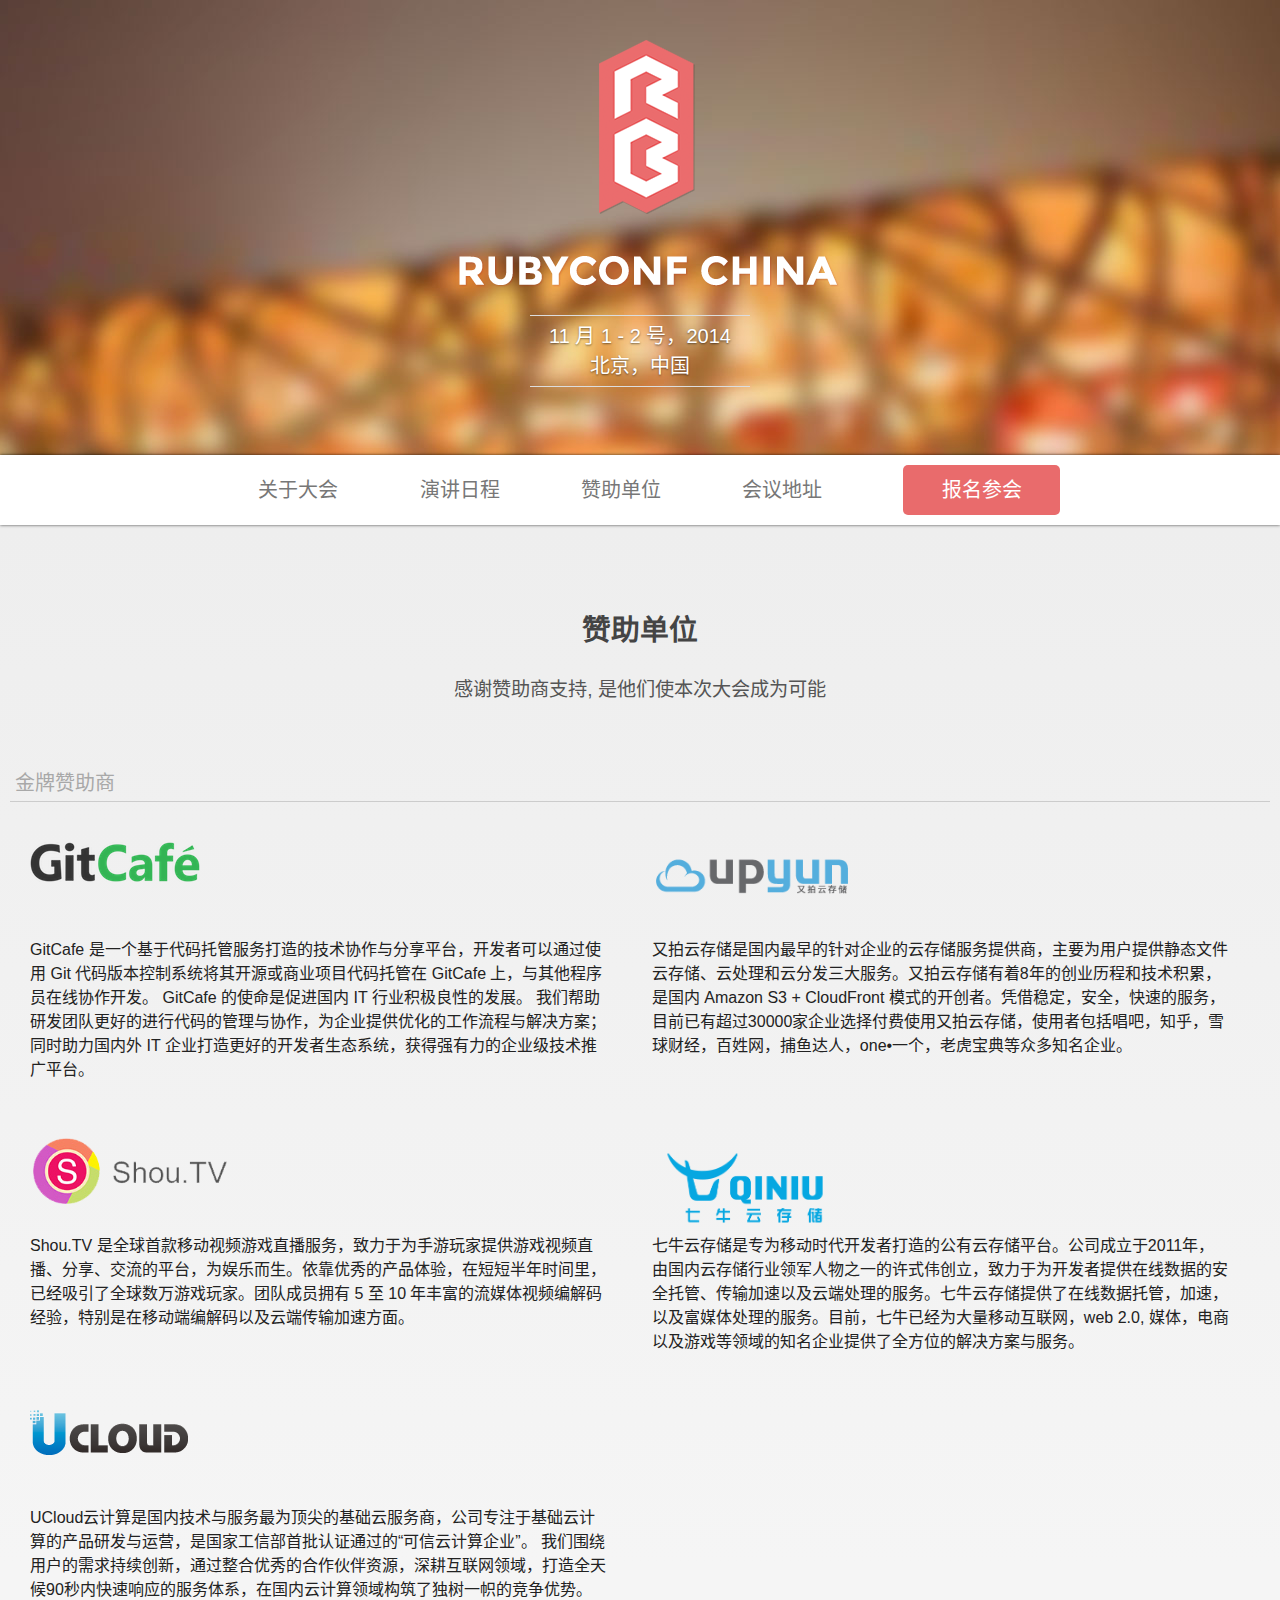
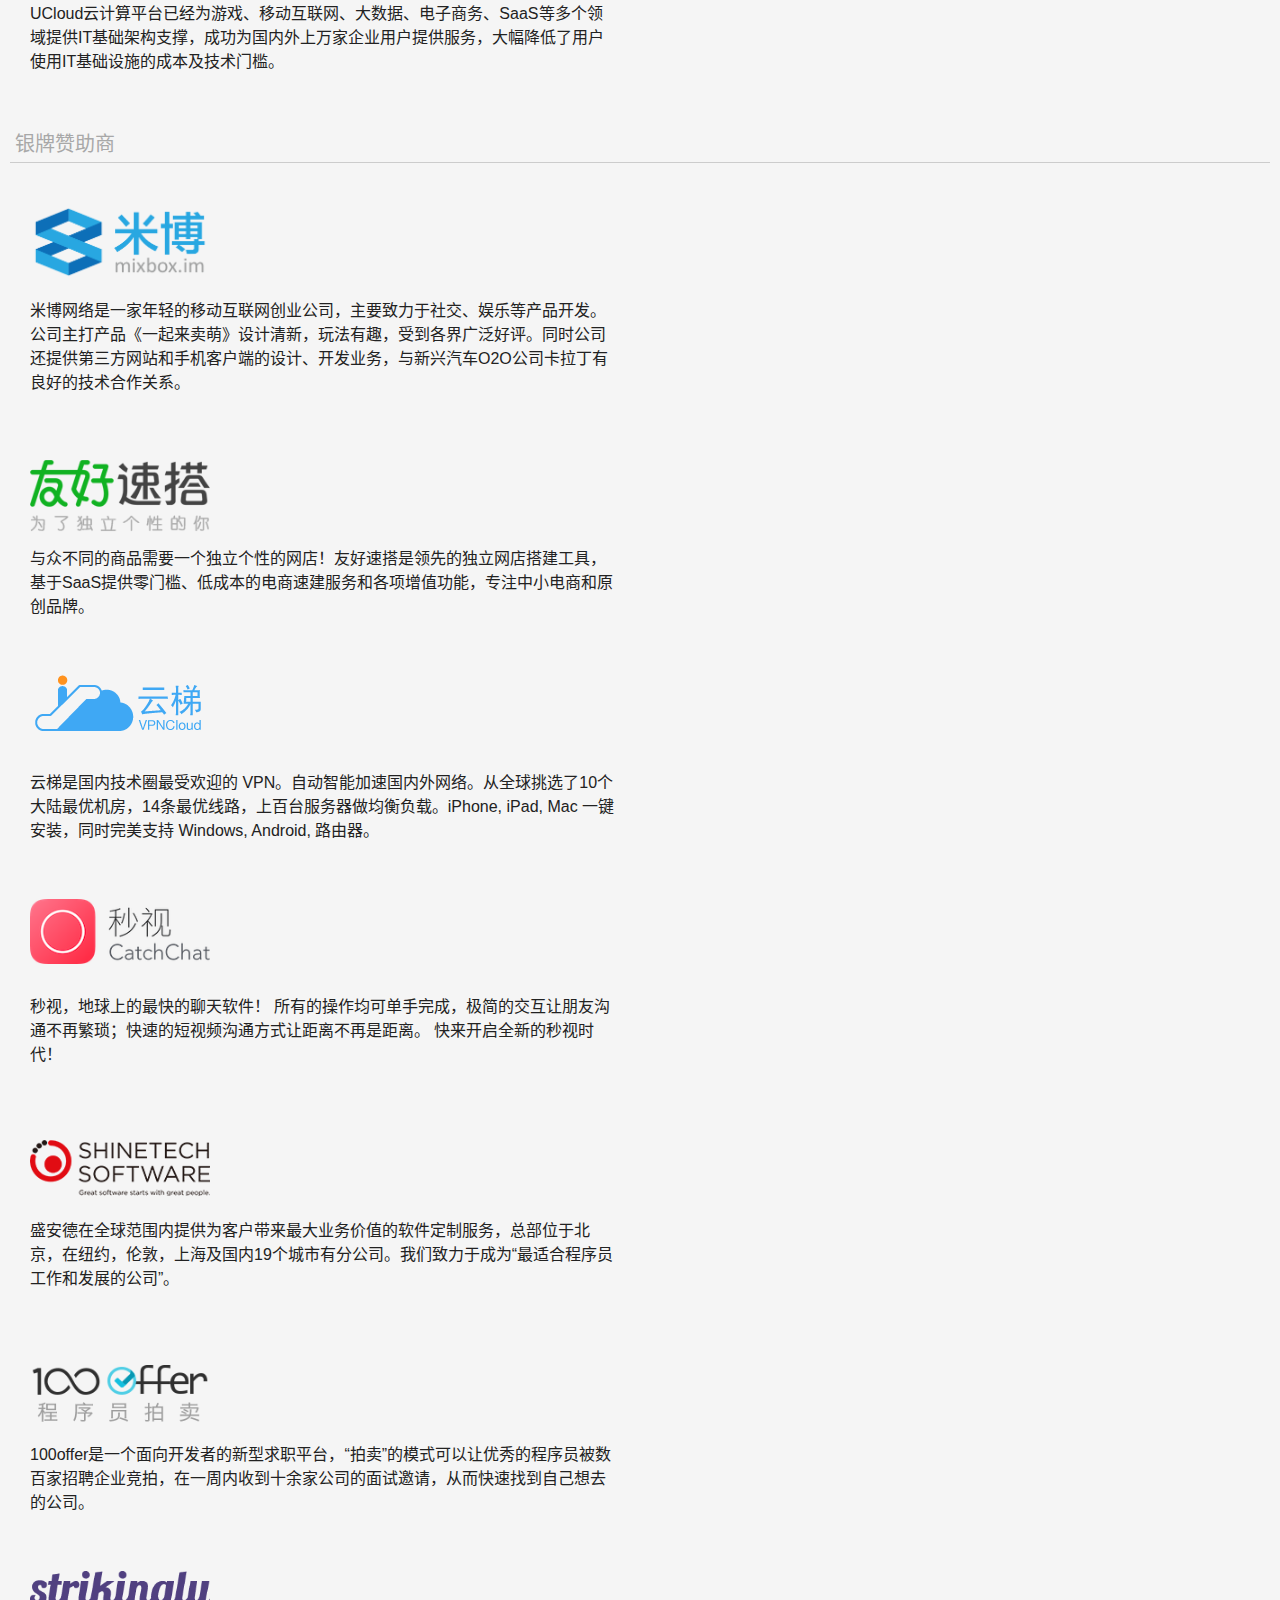
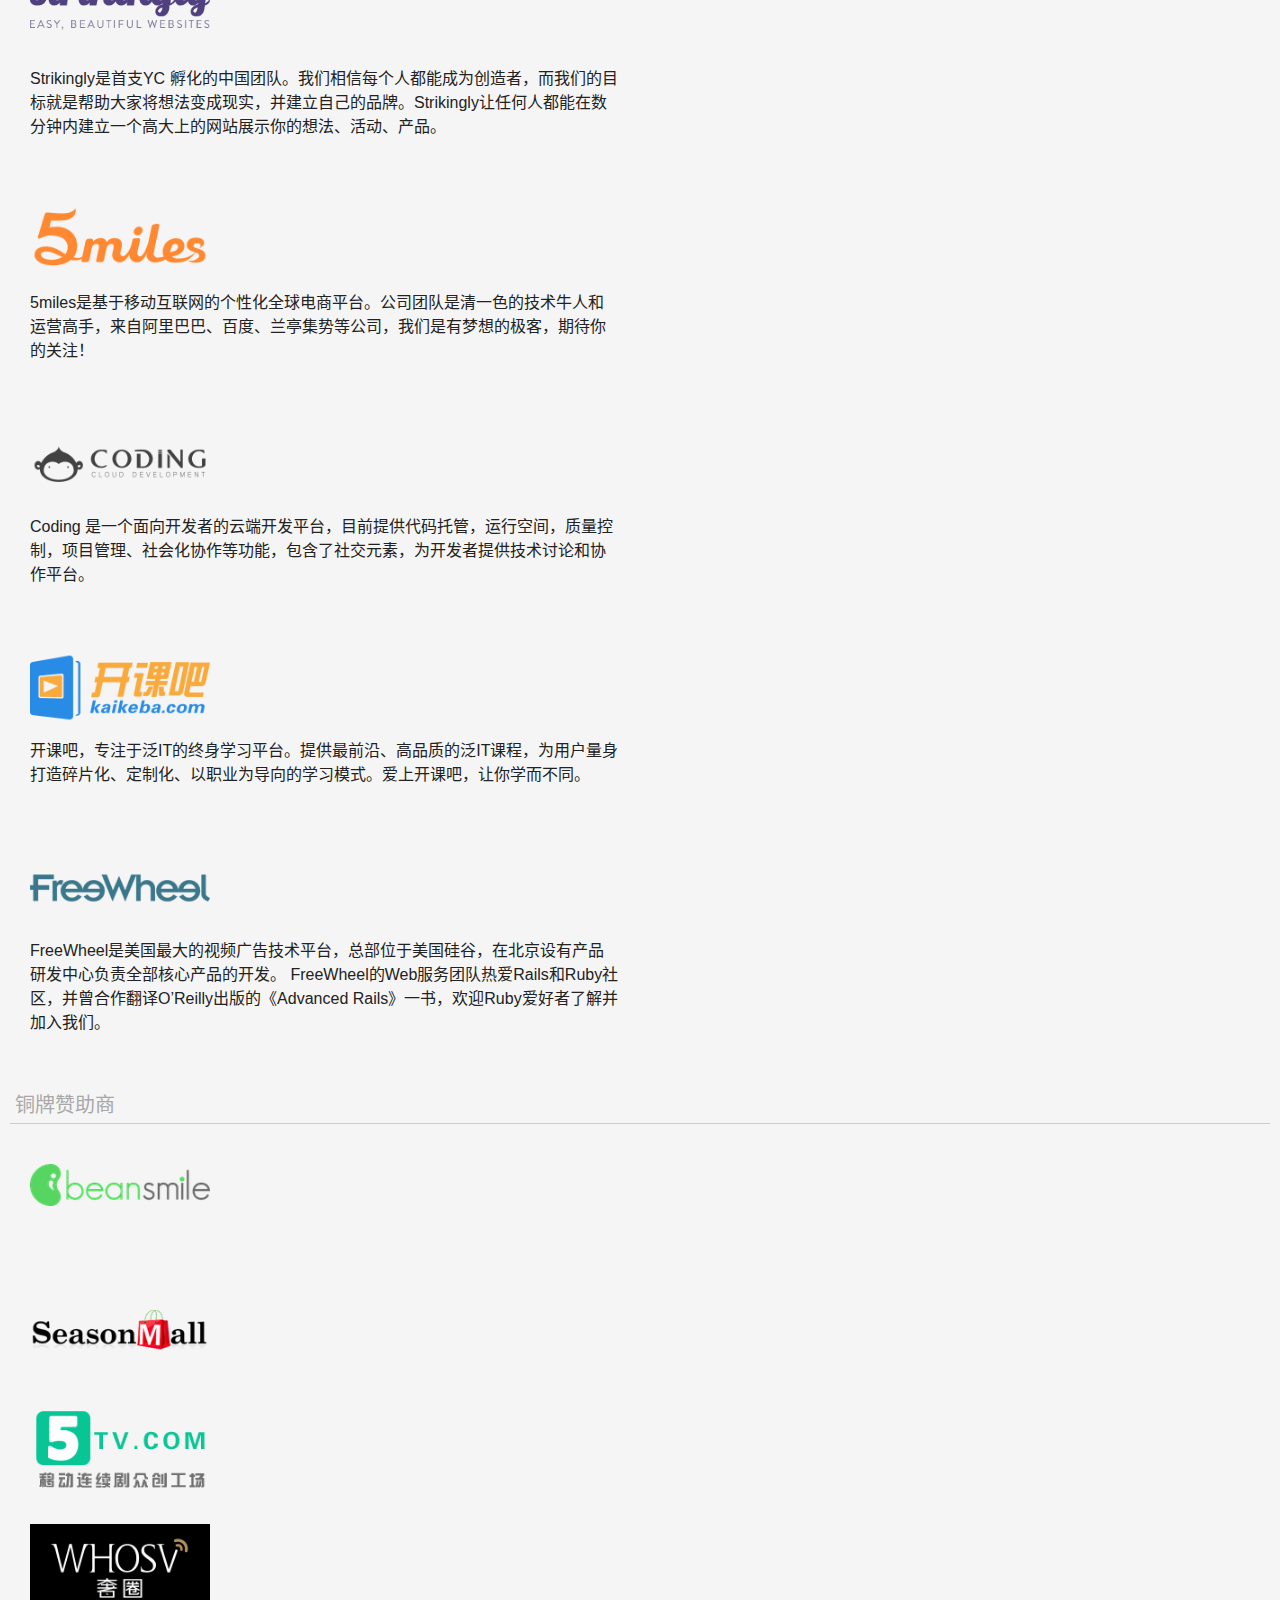
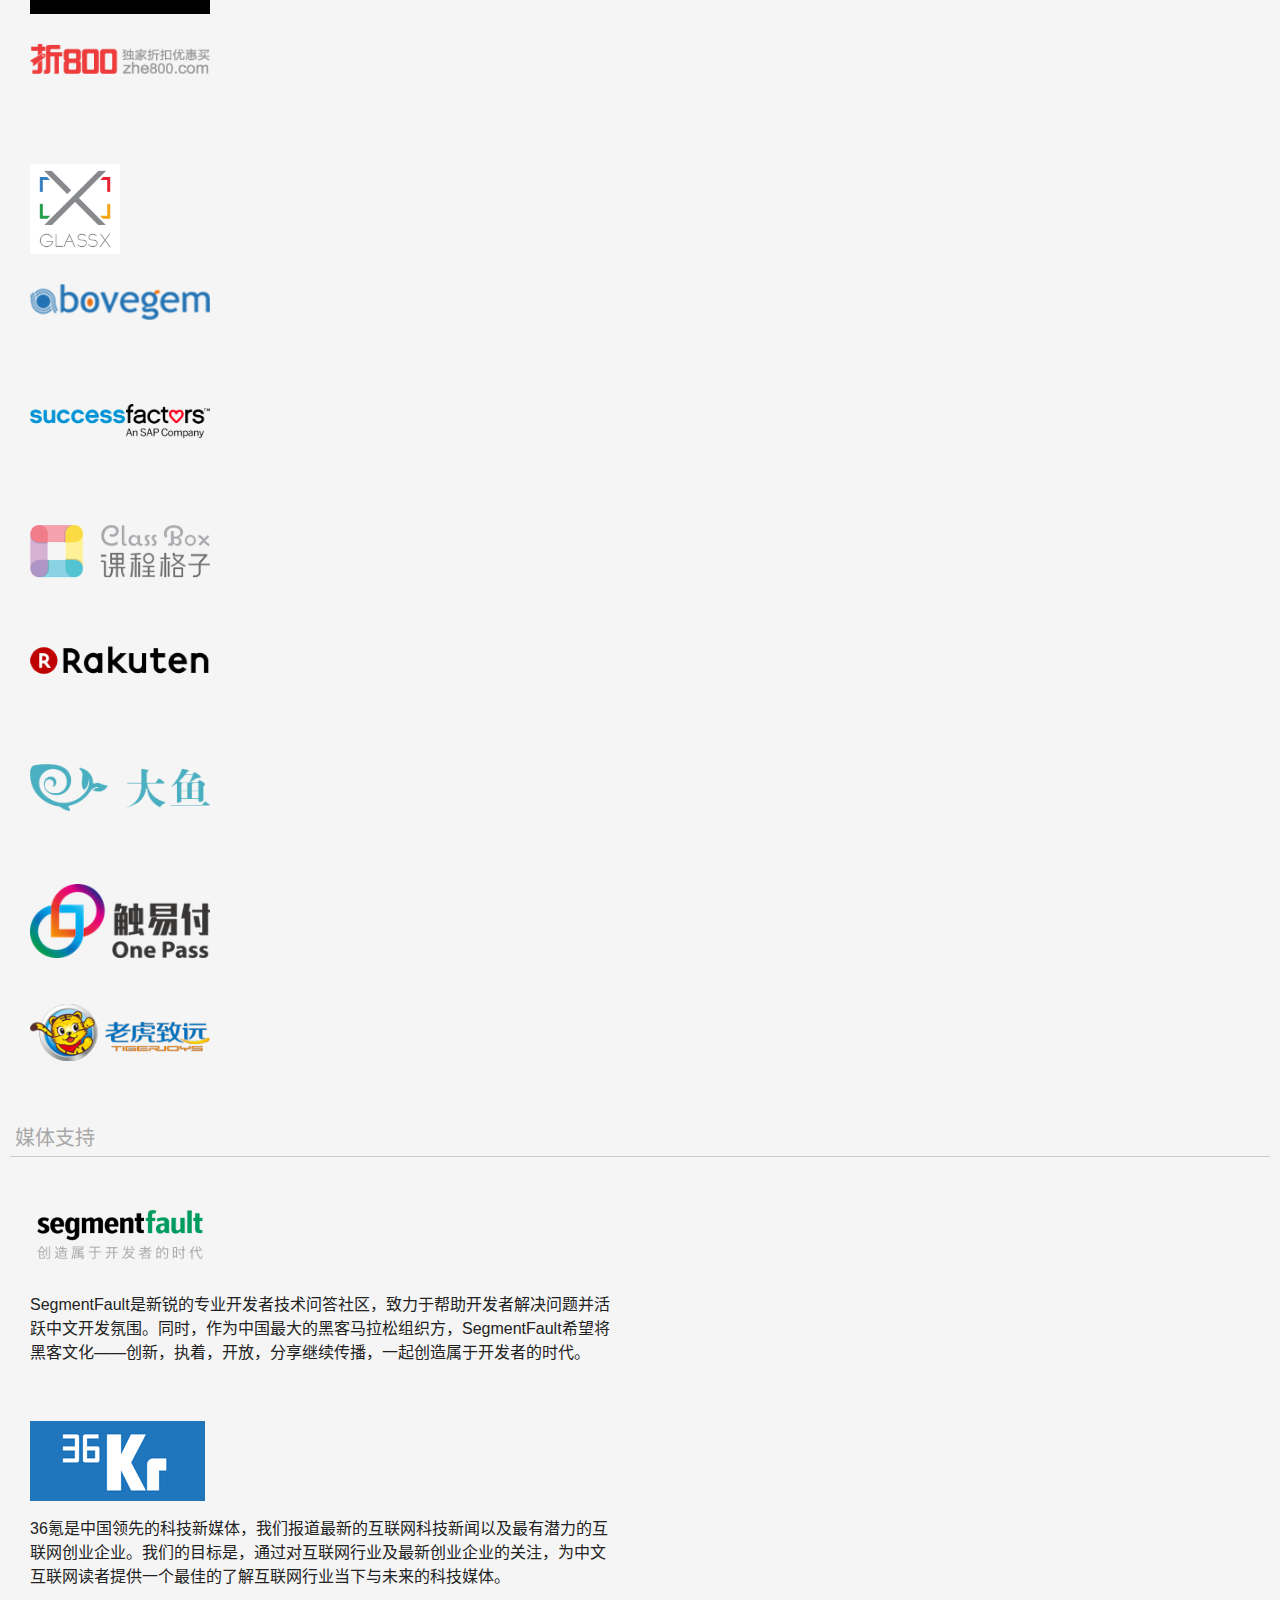
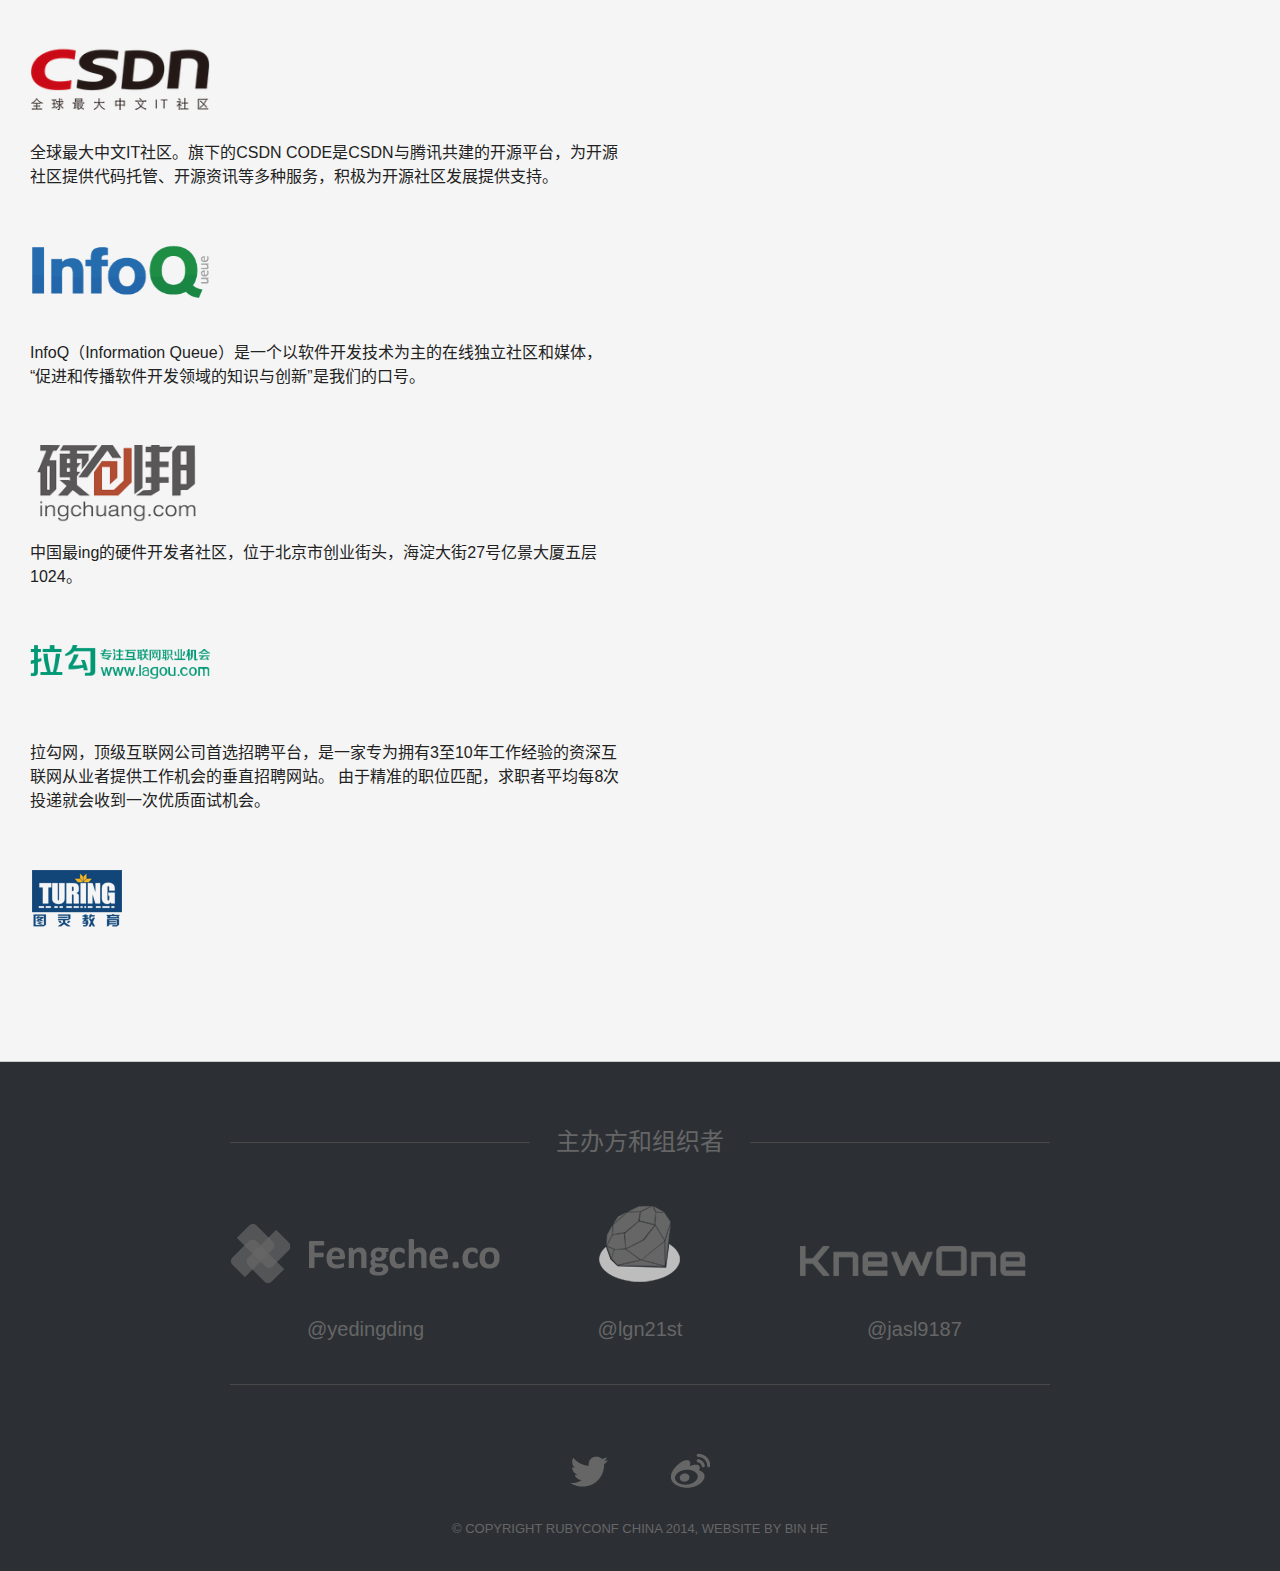
<file: sponsors.html>
<!DOCTYPE html>
<!--[if lt IE 7]>
<html class="no-js lt-ie9 lt-ie8 lt-ie7"> <![endif]-->
<!--[if IE 7]>
<html class="no-js lt-ie9 lt-ie8"> <![endif]-->
<!--[if IE 8]>
<html class="no-js lt-ie9"> <![endif]-->
<!--[if gt IE 8]><!-->
<html lang="zh-cn" class="no-js"> <!--<![endif]-->
<head>
  <meta charset="utf-8">
  <meta http-equiv="X-UA-Compatible" content="IE=edge,chrome=1">
  <!-- Use title if it's in the page YAML frontmatter -->
  <title>Sponsors of RubyConf China 2014</title>
  <meta name="description" content="">
  <meta name="viewport" content="width=device-width, initial-scale=1.0">

  <!-- Place favicon.ico and apple-touch-icon.png in the root directory -->

  <link rel="stylesheet" href="css/normalize.css">
  <link rel="stylesheet" href="css/main.css">
  <script src="js/vendor/modernizr-2.6.1.min.js"></script>
</head>
<body>
<!--[if lt IE 7]>
<p class="chromeframe">You are using an outdated browser. <a href="http://browsehappy.com/">Upgrade your browser
  today</a> or <a href="http://www.google.com/chromeframe/?redirect=true">install Google Chrome Frame</a> to better
  experience this site.</p>
<![endif]-->

<header class="hero">
  <figure><img src="/img/logo.png"/></figure>
  <h1>RubyConf China</h1>

  <h2>11 月 1 - 2 号，2014<br/>北京，中国</h2>
</header>

<nav class="global-nav">
  <ul>
    <li><a href="/#about">关于大会</a></li>
    <li><a href="/speakers.html">演讲日程</a></li>
    <li><a href="/sponsors.html">赞助单位</a></li>
    <li><a href="/#venue">会议地址</a></li>
    <li><a href="http://19wu.com/rubyconfchina" target="_blank" class="btn">报名参会</a></li>
  </ul>
</nav>


<section id="sponsors-details" class="wrap sponsors">
  <header>
    <h2>赞助单位</h2>
    <p>感谢赞助商支持, 是他们使本次大会成为可能</p>
  </header>

  <div class="sponsors-gold">
  	<h4>金牌赞助商</h4>
    <ul>
      <li>
        <a href="http://gitcafe.com" target="_blank"><img src="img/sponsors/gitcafe.png" /></a>
        <p>
          GitCafe 是一个基于代码托管服务打造的技术协作与分享平台，开发者可以通过使用 Git 代码版本控制系统将其开源或商业项目代码托管在 GitCafe 上，与其他程序员在线协作开发。
          GitCafe 的使命是促进国内 IT 行业积极良性的发展。
          我们帮助研发团队更好的进行代码的管理与协作，为企业提供优化的工作流程与解决方案；同时助力国内外 IT 企业打造更好的开发者生态系统，获得强有力的企业级技术推广平台。
        </p>
      </li>
      <li>
        <a href="http://upyun.com" target="_blank"><img src="img/sponsors/upyun.png" /></a>
        <p>又拍云存储是国内最早的针对企业的云存储服务提供商，主要为用户提供静态文件云存储、云处理和云分发三大服务。又拍云存储有着8年的创业历程和技术积累，是国内 Amazon S3 + CloudFront 模式的开创者。凭借稳定，安全，快速的服务，目前已有超过30000家企业选择付费使用又拍云存储，使用者包括唱吧，知乎，雪球财经，百姓网，捕鱼达人，one•一个，老虎宝典等众多知名企业。</p>
      </li>
      <li>
        <a href="http://shou.tv" target="_blank"><img src="img/sponsors/shou_tv.png" /></a>
        <p>Shou.TV 是全球首款移动视频游戏直播服务，致力于为手游玩家提供游戏视频直播、分享、交流的平台，为娱乐而生。依靠优秀的产品体验，在短短半年时间里，已经吸引了全球数万游戏玩家。团队成员拥有 5 至 10 年丰富的流媒体视频编解码经验，特别是在移动端编解码以及云端传输加速方面。</p>
      </li>
      <li>
        <a href="http://qiniu.com" target="_blank"><img src="img/sponsors/qiniu.png" /></a>
        <p>七牛云存储是专为移动时代开发者打造的公有云存储平台。公司成立于2011年，由国内云存储行业领军人物之一的许式伟创立，致力于为开发者提供在线数据的安全托管、传输加速以及云端处理的服务。七牛云存储提供了在线数据托管，加速，以及富媒体处理的服务。目前，七牛已经为大量移动互联网，web 2.0, 媒体，电商以及游戏等领域的知名企业提供了全方位的解决方案与服务。</p>
      </li>
      <li>
        <a href="http://www.ucloud.cn" target="_blank"><img src="img/sponsors/ucloud.png" /></a>
        <p>
          UCloud云计算是国内技术与服务最为顶尖的基础云服务商，公司专注于基础云计算的产品研发与运营，是国家工信部首批认证通过的“可信云计算企业”。
          我们围绕用户的需求持续创新，通过整合优秀的合作伙伴资源，深耕互联网领域，打造全天候90秒内快速响应的服务体系，在国内云计算领域构筑了独树一帜的竞争优势。
          UCloud云计算平台已经为游戏、移动互联网、大数据、电子商务、SaaS等多个领域提供IT基础架构支撑，成功为国内外上万家企业用户提供服务，大幅降低了用户使用IT基础设施的成本及技术门槛。
        </p>
      </li>
    </ul>
  </div>

  <div class="sponsors-silver">
  	<h4>银牌赞助商</h4>
    <ul>
      <li>
        <a href="http://emixbox.com/" target="_blank"><img src="img/sponsors/mixbox.png" /></a>
        <p>
          米博网络是一家年轻的移动互联网创业公司，主要致力于社交、娱乐等产品开发。公司主打产品《一起来卖萌》设计清新，玩法有趣，受到各界广泛好评。同时公司还提供第三方网站和手机客户端的设计、开发业务，与新兴汽车O2O公司卡拉丁有良好的技术合作关系。
        </p>
      </li>
      <li>
        <a href="http://youhaosuda.com" target="_blank"><img src="img/sponsors/youhaosuda.png" /></a>
        <p>与众不同的商品需要一个独立个性的网店！友好速搭是领先的独立网店搭建工具，基于SaaS提供零门槛、低成本的电商速建服务和各项增值功能，专注中小电商和原创品牌。</p>
      </li>
      <li>
        <a href="http://igetvpn.com/?r=9e521e199be6dabb" target="_blank"><img src="img/sponsors/vpncloud.png" /></a>
        <p>
          云梯是国内技术圈最受欢迎的 VPN。自动智能加速国内外网络。从全球挑选了10个大陆最优机房，14条最优线路，上百台服务器做均衡负载。iPhone, iPad, Mac 一键安装，同时完美支持 Windows, Android, 路由器。
        </p>
      </li>
      <li>
        <a href="http://catchchat.me" target="_blank"><img src="img/sponsors/catchchat.png" /></a>
        <p>
          秒视，地球上的最快的聊天软件！
          所有的操作均可单手完成，极简的交互让朋友沟通不再繁琐；快速的短视频沟通方式让距离不再是距离。
          快来开启全新的秒视时代！
        </p>
      </li>
      <li>
        <a href="http://www.shinetechchina.com" target="_blank"><img src="img/sponsors/shinetech.png" /></a>
        <p>盛安德在全球范围内提供为客户带来最大业务价值的软件定制服务，总部位于北京，在纽约，伦敦，上海及国内19个城市有分公司。我们致力于成为“最适合程序员工作和发展的公司”。</p>
      </li>
      <li>
        <a href="http://100offer.com/join/rubyconf" target="_blank"><img src="img/sponsors/100offer.png" /></a>
        <p>
          100offer是一个面向开发者的新型求职平台，“拍卖”的模式可以让优秀的程序员被数百家招聘企业竞拍，在一周内收到十余家公司的面试邀请，从而快速找到自己想去的公司。
        </p>
      </li>
      <li>
        <a href="http://www.strikingly.com/s/careers?locale=zh-cn" target="_blank"><img src="img/sponsors/strikingly.png" /></a>
        <p>Strikingly是首支YC 孵化的中国团队。我们相信每个人都能成为创造者，而我们的目标就是帮助大家将想法变成现实，并建立自己的品牌。Strikingly让任何人都能在数分钟内建立一个高大上的网站展示你的想法、活动、产品。</p>
      </li>
      <li>
        <a href="http://5milesapp.com/" target="_blank"><img src="img/sponsors/5miles.png" /></a>
        <p>5miles是基于移动互联网的个性化全球电商平台。公司团队是清一色的技术牛人和运营高手，来自阿里巴巴、百度、兰亭集势等公司，我们是有梦想的极客，期待你的关注！</p>
      </li>
      <li>
        <a href="https://coding.net" target="_blank"><img src="img/sponsors/coding.png" /></a>
        <p>Coding 是一个面向开发者的云端开发平台，目前提供代码托管，运行空间，质量控制，项目管理、社会化协作等功能，包含了社交元素，为开发者提供技术讨论和协作平台。</p>
      </li>
      <li>
        <a href="http://www.kaikeba.com/" target="_blank"><img src="img/sponsors/kaikeba.png" /></a>
        <p>
           开课吧，专注于泛IT的终身学习平台。提供最前沿、高品质的泛IT课程，为用户量身打造碎片化、定制化、以职业为导向的学习模式。爱上开课吧，让你学而不同。
        </p>
      </li>
      <li>
        <a href="http://freewheel.tv/" target="_blank"><img src="img/sponsors/freewheel.png" /></a>
        <p>
          FreeWheel是美国最大的视频广告技术平台，总部位于美国硅谷，在北京设有产品研发中心负责全部核心产品的开发。
          FreeWheel的Web服务团队热爱Rails和Ruby社区，并曾合作翻译O’Reilly出版的《Advanced Rails》一书，欢迎Ruby爱好者了解并加入我们。
        </p>
      </li>
    </ul>
  </div>

  <div class="sponsors-bronze">
  	<h4>铜牌赞助商</h4>
    <ul>
      <li>
        <a href="http://www.beansmile.com" target="_blank" rel="nofollow">
          <img src="img/sponsors/beansmile.png" />
        </a>
      </li>
      <li>
        <a href="http://www.seasonmall.cn" target="_blank" rel="nofollow">
          <img src="img/sponsors/seasonmall.png" />
        </a>
      </li>
      <li>
        <a href="http://5tv.com" target="_blank" rel="nofollow">
          <img src="img/sponsors/5tv.png" />
        </a>
      </li>
      <li>
        <a href="http://www.whosv.net" target="_blank" rel="nofollow">
          <img src="img/sponsors/whosv.png" />
        </a>
      </li>
      <li>
        <a href="http://www.zhe800.com" target="_blank" rel="nofollow">
          <img src="img/sponsors/zhe800.png" />
        </a>
      </li>
      <li>
        <a href="http://glassx.cn/" target="_blank" rel="nofollow">
          <img src="img/sponsors/glassx.jpg" />
        </a>
      </li>
      <li>
        <a href="http://www.abovegem.com" target="_blank" rel="nofollow">
          <img src="img/sponsors/abovegem.png" />
        </a>
      </li>
      <li>
        <a href="https://jobs.successfactors.com/search/?location=Shanghai" target="_blank" rel="nofollow">
          <img src="img/sponsors/successfactors.png" />
        </a>
      </li>
      <li>
        <a href="http://kechenggezi.com/" target="_blank" rel="nofollow">
          <img src="img/sponsors/class_box.png" />
        </a>
      </li>
      <li>
        <a href="http://www.rakuten.com/" target="_blank" rel="nofollow">
          <img src="img/sponsors/rakuten.png" />
        </a>
      </li>
      <li>
        <a href="http://www.fishtrip.cn/" target="_blank" rel="nofollow">
          <img src="img/sponsors/fishtrip.png" />
        </a>
      </li>
      <li>
        <a href="http://www.cyt-tech.com/" target="_blank" rel="nofollow">
          <img src="img/sponsors/cyt.png" />
        </a>
      </li>
      <li>
        <a href="http://tigerjoys.com/" target="_blank" rel="nofollow">
          <img src="img/sponsors/tigerjoys.png" />
        </a>
      </li>
    </ul>
  </div>

  <div class="sponsors-media">
  	<h4>媒体支持</h4>
    <ul>
      <li>
        <a href="http://segmentfault.com/" target="_blank"><img src="img/sponsors/segmentfault.png" /></a>
        <p>
          SegmentFault是新锐的专业开发者技术问答社区，致力于帮助开发者解决问题并活跃中文开发氛围。同时，作为中国最大的黑客马拉松组织方，SegmentFault希望将黑客文化——创新，执着，开放，分享继续传播，一起创造属于开发者的时代。
        </p>
      </li>
      <li>
        <a href="http://36kr.com" target="_blank"><img src="img/sponsors/36kr.png" /></a>
        <p>36氪是中国领先的科技新媒体，我们报道最新的互联网科技新闻以及最有潜力的互联网创业企业。我们的目标是，通过对互联网行业及最新创业企业的关注，为中文互联网读者提供一个最佳的了解互联网行业当下与未来的科技媒体。</p>
      </li>
      <li>
        <a href="http://www.csdn.net/" target="_blank"><img src="img/sponsors/csdn.png" /></a>
        <p>
          全球最大中文IT社区。旗下的CSDN CODE是CSDN与腾讯共建的开源平台，为开源社区提供代码托管、开源资讯等多种服务，积极为开源社区发展提供支持。
        </p>
      </li>
      <li>
        <a href="http://infoq.com/cn/" target="_blank"><img src="img/sponsors/infoq.png" /></a>
        <p>
          InfoQ（Information Queue）是一个以软件开发技术为主的在线独立社区和媒体，“促进和传播软件开发领域的知识与创新”是我们的口号。
        </p>
      </li>
      <li>
        <a href="http://www.ingchuang.com" target="_blank"><img src="img/sponsors/ingchuang.png" /></a>
        <p>
          中国最ing的硬件开发者社区，位于北京市创业街头，海淀大街27号亿景大厦五层1024。
        </p>
      </li>
      <li>
        <a href="http://www.lagou.com/" target="_blank"><img src="img/sponsors/lagou.png" /></a>
        <p>
          拉勾网，顶级互联网公司首选招聘平台，是一家专为拥有3至10年工作经验的资深互联网从业者提供工作机会的垂直招聘网站。
          由于精准的职位匹配，求职者平均每8次投递就会收到一次优质面试机会。
        </p>
      </li>
      <li>
        <a href="http://www.ituring.com.cn/" target="_blank"><img src="img/sponsors/tuling.png" /></a>
        <p>

        </p>
      </li>
    </ul>
  </div>
	</div>

</section>

<footer class="wrap footer">
  <div class="container">
    <header>
      <h2>主办方和组织者</h2>
    </header>

    <ul class="credits">
      <li>
        <a href="https://fengche.co" target="_blank" rel="nofollow"><i class="icon-pragmatic-ly"></i></a>

        <p><a href="//twitter.com/yedinding" target="_blank" rel="nofollow">@yedingding</a></p>
      </li>
      <li>
        <a href="http://ruby-china.org" target="_blank" rel="nofollow"><i class="icon-ruby-china"></i></a>

        <p><a href="//twitter.com/lgn21st" target="_blank" rel="nofollow">@lgn21st</a></p>
      </li>
      <li>
        <a href="http://knewone.com" target="_blank" rel="nofollow"><i class="icon-knewone"></i></a>

        <p><a href="//twitter.com/jasl9187" target="_blank" rel="nofollow">@jasl9187</a></p>
      </li>
    </ul>

    <div class="social">
      <a href="https://twitter.com/ruby_china" target="_blank" rel="nofollow"><i class="icon-twitter"></i></a>
      <a href="http://weibo.com/u/3168836987" target="_blank" rel="nofollow"><i class="icon-weibo"></i></a>
    </div>

    <p class="copyright">© COPYRIGHT RUBYCONF CHINA 2014, WEBSITE BY <a href="//beenhero.com" target="_blank" rel="nofollow">BIN HE</a></p>
  </div>
</footer>

<script src="js/vendor/jquery-1.8.0.min.js"></script>
<script src="js/plugins.js"></script>
<script src="js/main.js"></script>

<!-- Google Analytics: change UA-XXXXX-X to be your site's ID. -->
<script>
  var _gaq = [
    ['_setAccount', 'UA-33952565-1'],
    ['_trackPageview']
  ];
  (function (d, t) {
    var g = d.createElement(t), s = d.getElementsByTagName(t)[0];
    g.src = ('https:' == location.protocol ? '//ssl' : '//www') + '.google-analytics.com/ga.js';
    s.parentNode.insertBefore(g, s)
  }(document, 'script'));
</script>
</body>
</html>
</file>
<file: css/main.css>
/*
 * HTML5 Boilerplate
 *
 * What follows is the result of much research on cross-browser styling.
 * Credit left inline and big thanks to Nicolas Gallagher, Jonathan Neal,
 * Kroc Camen, and the H5BP dev community and team.
 */

/* ==========================================================================
   Base styles: opinionated defaults
   ========================================================================== */


html,
button,
input,
select,
textarea {
    color: #222;
}

body {
    font-size: 1em;
    line-height: 1.4;
}

/*
 * Remove text-shadow in selection highlight: h5bp.com/i
 * These selection declarations have to be separate.
 * Customize the background color to match your design.
 */

::-moz-selection {
    background: #b3d4fc;
    text-shadow: none;
}

::selection {
    background: #b3d4fc;
    text-shadow: none;
}

/*
 * A better looking default horizontal rule
 */

hr {
    display: block;
    height: 1px;
    border: 0;
    border-top: 1px solid #ccc;
    margin: 1em 0;
    padding: 0;
}

/*
 * Remove the gap between images and the bottom of their containers: h5bp.com/i/440
 */

img {
    vertical-align: middle;
}

/*
 * Remove default fieldset styles.
 */

fieldset {
    border: 0;
    margin: 0;
    padding: 0;
}

/*
 * Allow only vertical resizing of textareas.
 */

textarea {
    resize: vertical;
}

/* ==========================================================================
   Chrome Frame prompt
   ========================================================================== */

.chromeframe {
    margin: 0.2em 0;
    background: #ccc;
    color: #000;
    padding: 0.2em 0;
}

/* ==========================================================================
   Author's custom styles
   ========================================================================== */

body {
  text-align: center;
  font-family: Helvetica, Arial, 'Hiragino Sans GB', STHeiti, sans-serif;
  font-size: 16px;
  line-height: 1.5;
  min-width: 320px;
}

a {
  color: #2c3035;
  text-decoration: none;
}
a:hover{
  color: #e5744e;
}

img { max-width: 100%; }

.container {
  position: relative;
  width: 90%;
  max-width: 1240px;
  margin: 0 auto;
}

/*
 * Global Nav, will be sticky when scrolling down.
 */

.global-nav {
  background-color: #fff;
  padding: 10px 0;
  position: relative;
  -webkit-box-shadow: 0 0 3px rgba(0, 0, 0, 0.7);
     -moz-box-shadow: 0 0 3px rgba(0, 0, 0, 0.7);
          box-shadow: 0 0 3px rgba(0, 0, 0, 0.7);
}
.global-nav ul { margin: 0; padding: 0; }
.global-nav ul li {
  display: inline;
}
.global-nav ul li a {
  padding: 10px 3%;
  font-size: 20px;
  color: #777;
  text-decoration: none;
}
.global-nav ul li a.btn {
  color: #fff;
  margin-left: 3%;
}
.global-nav ul li a.btn:hover {
  color: #fff;
  background-color: #;
}
.global-nav ul li a:hover {
  color: #e5744e;
}
.global-nav ul li.active a {
  background-color: #555;
  color: #eee;
}

.speakers-list {
  margin: 0;
  padding: 0;
}
.speakers-list li {
  list-style: none;
  float: left;
  width: 25%;
  margin-bottom: 40px;
}
.speakers-list figure img {
  width: 80%;
  max-width: 100%;
}
.speakers-list h3 {
  font-size: 1em;
  text-transform: uppercase;
  color: #EC2E52;
  margin: 8px 0 0;
}
.speakers-list p {
  font-size: .9em;
  color: #777;
  margin: 0;
}
.speakers-list p a {
  color: #777;
}
.speakers-list p a:hover {
  color: #e5744e;
}

.wrap {
  padding: 60px 10px;
  border-bottom: 1px solid #ccc;
  background-color: #F5F5F5;
  background-image: -moz-linear-gradient(top, #EEE 0%, #F5F5F5 15%);
  background-image: -webkit-gradient(linear, left top, left bottom, color-stop(0%,#EEE), color-stop(15%,#F5F5F5));
  background-image: -webkit-linear-gradient(top, #EEE 0%,#F5F5F5 15%);
  background-image: -o-linear-gradient(top, #EEE 0%,#F5F5F5 15%);
  background-image: -ms-linear-gradient(top, #EEE 0%,#F5F5F5 15%);
  background-image: linear-gradient(to bottom, #EEE 0%,#F5F5F5 15%);
}
.wrap header {
  margin-bottom: 60px;
  font-size: 1.2em;
  color: #555;
}
.wrap header h2 {
  color: #444;
}
.wrap > p {
  color: #888;
  text-shadow: 1px 1px 0 #fff;
}

.hero {
  background-color: #2c3035;
  background-image: url("/img/banner.jpg");
  background-size: 100%;
  background-repeat: no-repeat;
  background-attachment: fixed;
  background-position: center top;
  padding: 25px 0 40px 0;
  margin: 0 auto;
  height: 390px;
  color: white;
}
.hero > figure { margin-bottom: 12px; padding: 0 10px;}
.hero > figure img { margin-left: 15px; }
.hero h1 {
  font-size: 4em;
  line-height: 1.2;
  font-weight: normal;
  text-transform: uppercase;
  text-shadow: 0 1px 2px rgba(0,0,0,0.5);
  margin: .55em 0;
  display: none;
  /*color: rgba(255,255,255,.75);*/
}

.hero h2 {
  font-size: 20px;
  font-weight: normal;
  line-height: 1.5;
  text-shadow: 0 1px 2px rgba(0,0,0,0.5);
  border-top: 1px solid #ddd;
  border-bottom: 1px solid #ddd;
  width: 220px;
  padding: 5px 0;
  margin: 20px auto;
  /*color: rgba(255,255,255,.75);*/
}

.about > p {
  max-width: 680px;
  margin: 0 auto;
  padding: 0 10px;
  text-align: left;
  color: #888;
  font-size: 18px;
  line-height: 28px;
  text-shadow: 1px 1px 0 #fff;
}

/* schedule table */
.schedule-table {
  text-align: left;
  width: 50%;
  // float: left;
  // margin-bottom: 20px;
  margin: 0 auto;
}
.schedule-table th {
  font-size: 20px;
  padding-bottom: 20px;
}
.schedule-table th small {
  padding-left: 10px;
  font-size: 12px;
  color: #888;
}
.schedule-table td {
  padding: 10px;
  text-align: left;
  vertical-align: middle;
  border: 1px solid #ddd;
}
.schedule-table .time {
  font-size: 13px;
  color: #888;
}

.schedule-table .rowspan{
  width: 16px;
  font-size: 13px;
  color: #888;
}

.events{
  margin-top: 20px;
}

.events .apply {
  width: 42px;
}

.events .btn {
  padding: 5px;
  font-size: 1em;
}

.events .title{
  font-size: 18px;
  margin-bottom: 8px;
  font-weight: 600;
}

.events .time{
  font-size: 13px;
  margin-bottom: 8px;
}

.events .description{
  font-size: 14px;
  line-height: 20px;
}

.sponsors > p {
  max-width: 760px;
  margin: 0 auto;
  padding: 0 10px;
  color: #888;
  font-size: 16px;
  line-height: 28px;
  text-shadow: 1px 1px 0 #fff;
}
.sponsors ul { list-style: none; padding: 0; }
.sponsors li {
  display: inline;
  display: inline-block;
  margin: 20px;
}
.sponsors li img {
  max-height: 100px;
  max-width: 240px;
}
.sponsors h4 {
  display: inline;
  display: inline-block;
  color: #a8a8a8;
  font-size: 20px;
  font-weight: normal;
  position: relative;
  padding: 3px 5px;
  margin: 0;
}
.sponsors-gold li img {
  max-width: 200px;
  max-height: 100px;
}
.sponsors-silver li img {
  max-width: 180px;
  max-height: 90px;
}
.sponsors-bronze li img,
.sponsors-media li img {
  max-width: 120px;
  max-height: 60px;
}
.venue {
  background: #80798f url("/img/map.jpg") no-repeat center center;
  height: 340px;
  border: none;
  padding-top: 80px;
}
.venue .container {

}
.venue .address {
  float: left;
  text-align: left;
  color: #fff;
  display: inline;
  display: inline-block;
}
.venue .address h4 { margin: 0 0 10px; }
.venue .address img { max-width: 260px; }
.venue .address a { color: #fff; text-decoration: underline; }

.footer {
  color: #666;
  border: none;
  background: #2c3035;
  padding: 80px 0 20px;
}
.footer .container { max-width: 820px; }
.footer header {
  position: relative;
  border-bottom: 1px solid #494949;
  margin: 0;
}
.footer header h2 {
  position: absolute;
  bottom: -15px;
  left: 50%;
  color: #666;
  font-size: 24px;
  font-weight: normal;
  line-height: 30px;
  width: 220px;
  margin: 0 0 0 -110px;
  background-color: #2c3035;
}
.footer a {
  color: #666;
  text-decoration: none;
}
.footer a:hover {
  color: #d2d2d2;
}
.footer .credits {
  border-bottom: 1px solid #494949;
  padding: 40px 0 10px;
}
.footer .credits li {
  list-style: none;
  display: inline;
  display: inline-block;
  font-size: 20px;
  min-width: 270px;
}
.footer .credits li p { margin: 30px auto; }
.footer .social a{
  display: inline;
  display: inline-block;
  line-height: 35px;
  width: 55px;
  height: 55px;
  border-radius: 50%;
  margin: 40px 20px 10px;
  -webkit-transition: background-color 0.15s linear;
     -moz-transition: background-color 0.15s linear;
       -o-transition: background-color 0.15s linear;
          transition: background-color 0.15s linear;
}
.footer .social a:hover {
  background-color: #d2d2d2;
}
.footer .copyright {
  font-size: 13px;
  text-transform: uppercase;
  color: #666;
}


[class^="icon-"],
[class*=" icon-"] {
  display: inline-block;
  width: 40px;
  height: 40px;
  *margin-right: .3em;
  line-height: 40px;
  vertical-align: text-top;
  background-image: url("/img/sprite.png");
  background-position: 40px 40px;
  background-repeat: no-repeat;
  margin-top: 1px;
}
.icon-ruby-china { background-position: 0 0; width: 90px; height: 80px; }
.icon-pragmatic-ly { background-position: 0 -80px; width: 270px; height: 80px; }
.icon-knewone { background-position: 0 -160px; width: 230px; height: 80px; }
.icon-twitter { background-position: -90px 0; }
.icon-weibo { background-position: -130px 0; }

.btn {
  display: inline-block;
  padding: 15px 35px;
  background-color: #e96b6c;
  color: #fff;
  font-size: 24px;
  font-weight: normal;
  border-radius: 5px;
  text-decoration: none;
}
.btn:hover {
  color: #fff;
  background-color: #da5151;
}

.cta a { margin-bottom: 5px; }

.cta small {
  color: #999;
  font-size: 14px;
  font-weight: normal;
  margin: 5px;
}

.marker {
  height: 1px;
  width: 40px;
  display: block;
  position: absolute;
  left: 0;
  margin-left: -60px;
  top: 50%;
  margin-top: -1px;
  background: #EC2E52;
}


.ad-placeholder {
  display: inline-block;
  border: 3px dashed #ddd;
  max-width: 294px;
  width: 100%;
  height: 74px;
  font-size: 28px;
  line-height: 80px;
  color: #ccc;
  margin-bottom: 1em;
}
.ad-placeholder:hover {
  border-color: #e5744e;
}

/* Affix */
.affix {
  position: fixed;
  top: 0;
  z-index: 1099;
  width: 100%;
  background-color: rgba(255,255,255,.95);
}


/* Timeline for schedule */
.cbp_tmtimeline {
  margin: 30px 0 0 0;
  padding: 0;
  list-style: none;
  position: relative;
  text-align: left; }

/* The line */
.cbp_tmtimeline:before {
  content: '';
  position: absolute;
  top: 0;
  bottom: 0;
  width: 10px;
  background: #d7cded;
  left: 20%;
  margin-left: -10px; }

.cbp_tmtimeline > li {
  position: relative; }

/* The date/time */
.cbp_tmtimeline > li .cbp_tmtime {
  opacity: 1;
  /*wait for schedule*/
  display: block;
  width: 25%;
  padding-right: 130px;
  position: absolute;
  box-sizing: border-box; }

.cbp_tmtimeline > li .cbp_tmtime span {
  display: block;
  text-align: right; }

.cbp_tmtimeline > li .cbp_tmtime span:first-child {
  font-size: 0.9em;
  color: #c4c2c8; }

.cbp_tmtimeline > li .cbp_tmtime span:last-child {
  font-size: 2.9em;
  color: #8977af; }

.cbp_tmtimeline > li:nth-child(odd) .cbp_tmtime span:last-child {
  color: #9f8bcc; }

/* Right content */
.cbp_tmtimeline > li .cbp_tmlabel {
  margin: 0 0 15px 25%;
  background: #8977af;
  color: #fff;
  padding: 2em;
  font-size: 1.2em;
  line-height: 1.4;
  position: relative;
  border-radius: 5px; }

.cbp_tmtimeline > li:nth-child(odd) .cbp_tmlabel {
  background: #9f8bcc; }

.cbp_tmtimeline > li .cbp_tmlabel h2 {
  font-weight: normal;
  margin: 0; }

.cbp_tmtimeline > li .cbp_tmlabel p {
  margin: 8px 0; }

.cbp_tmtimeline > li .cbp_tmlabel a:hover {
  color: #fff;
  color: rgba(255, 255, 255, 0.75); }

.cbp_tmtimeline > li .cbp_tmlabel .speaker-info {
  color: #443a59;
  color: rgba(0, 0, 0, 0.5);
  font-size: 16px;
  margin-top: 20px;
  padding: 20px 0 0 0;
  border-top: 1px solid #d8ceed;
  border-top-color: rgba(255, 255, 255, 0.4); }

/* The triangle */
.cbp_tmtimeline > li .cbp_tmlabel:after {
  right: 100%;
  border: solid transparent;
  content: " ";
  height: 0;
  width: 0;
  position: absolute;
  pointer-events: none;
  border-right-color: #8977af;
  border-width: 10px;
  top: 20px; }

.cbp_tmtimeline > li:nth-child(odd) .cbp_tmlabel:after {
  border-right-color: #9f8bcc; }

/* The icons */
.cbp_tmtimeline > li .cbp_tmicon {
  width: 60px;
  height: 60px;
  font-size: 1.4em;
  line-height: 40px;
  position: absolute;
  background: #9f8bcc;
  border-radius: 50%;
  box-shadow: 0 0 0 8px #d7cded;
  text-align: center;
  left: 20%;
  top: 0;
  margin: 0 0 0 -35px; }

.cbp_tmtimeline > li .cbp_tmicon > img {
  border-radius: 50%;
  vertical-align: inherit; }

@media screen and (max-width: 65.375em) {
  .cbp_tmtimeline > li .cbp_tmtime span:last-child {
    font-size: 1.5em; } }
@media screen and (max-width: 47.2em) {
  .cbp_tmtimeline:before {
    display: none; }

  .cbp_tmtimeline > li .cbp_tmtime {
    width: 100%;
    position: relative;
    padding: 0 0 20px 0; }

  .cbp_tmtimeline > li .cbp_tmtime span {
    text-align: left; }

  .cbp_tmtimeline > li .cbp_tmlabel {
    margin: 0 0 30px 0;
    padding: 1em;
    font-weight: 400;
    font-size: 95%; }

  .cbp_tmtimeline > li .cbp_tmlabel:after {
    right: auto;
    left: 20px;
    border-right-color: transparent;
    border-bottom-color: #8977af;
    top: -20px; }

  .cbp_tmtimeline > li:nth-child(odd) .cbp_tmlabel:after {
    border-right-color: transparent;
    border-bottom-color: #9f8bcc; }

  .cbp_tmtimeline > li .cbp_tmicon {
    position: relative;
    float: right;
    left: auto;
    margin: -75px 5px 0 0px; } }

/* Sponsors Details Page */
#sponsors-details .container {
  max-width: 1300px;
}
#sponsors-details ul, #sponsors-details h4 {
  text-align: left;
}
#sponsors-details h4 {
  display: block;
  text-align: left;
  margin-bottom: 20px;
  border-bottom: 1px solid #ccc;
}
#sponsors-details ul li {
  width: 24%;
  margin: 0;
  padding: 20px;
  vertical-align: top;
  -webkit-box-sizing: border-box;
     -moz-box-sizing: border-box;
          box-sizing: border-box;
}
#sponsors-details li > a {
  display: block;
  height: 80px;
  vertical-align: bottom;
}
#sponsors-details .sponsors-gold ul li {
  width: 49%;
}

#sponsors-details .sponsors-bronze li img,
#sponsors-details .sponsors-media li img {
  max-width: 180px;
  max-height: 90px;
}

#sponsors-details .locomote img { margin-top: 20px; }


/* ==========================================================================
   Helper classes
   ========================================================================== */

.align-right { text-align: right; }

/*
 * Image replacement
 */

.ir {
    background-color: transparent;
    border: 0;
    overflow: hidden;
    /* IE 6/7 fallback */
    *text-indent: -9999px;
}

.ir:before {
    content: "";
    display: block;
    width: 0;
    height: 100%;
}

/*
 * Hide from both screenreaders and browsers: h5bp.com/u
 */

.hidden {
    display: none !important;
    visibility: hidden;
}

/*
 * Hide only visually, but have it available for screenreaders: h5bp.com/v
 */

.visuallyhidden {
    border: 0;
    clip: rect(0 0 0 0);
    height: 1px;
    margin: -1px;
    overflow: hidden;
    padding: 0;
    position: absolute;
    width: 1px;
}

/*
 * Extends the .visuallyhidden class to allow the element to be focusable
 * when navigated to via the keyboard: h5bp.com/p
 */

.visuallyhidden.focusable:active,
.visuallyhidden.focusable:focus {
    clip: auto;
    height: auto;
    margin: 0;
    overflow: visible;
    position: static;
    width: auto;
}

/*
 * Hide visually and from screenreaders, but maintain layout
 */

.invisible {
    visibility: hidden;
}

/*
 * Clearfix: contain floats
 *
 * For modern browsers
 * 1. The space content is one way to avoid an Opera bug when the
 *    `contenteditable` attribute is included anywhere else in the document.
 *    Otherwise it causes space to appear at the top and bottom of elements
 *    that receive the `clearfix` class.
 * 2. The use of `table` rather than `block` is only necessary if using
 *    `:before` to contain the top-margins of child elements.
 */

.clearfix:before,
.clearfix:after {
    content: " "; /* 1 */
    display: table; /* 2 */
}

.clearfix:after {
    clear: both;
}

/*
 * For IE 6/7 only
 * Include this rule to trigger hasLayout and contain floats.
 */

.clearfix {
    *zoom: 1;
}

/* ==========================================================================
   EXAMPLE Media Queries for Responsive Design.
   Theses examples override the primary ('mobile first') styles.
   Modify as content requires.
   ========================================================================== */

@media only screen and (min-width: 35em) {
    /* Style adjustments for viewports that meet the condition */
}

@media only screen and (-webkit-min-device-pixel-ratio: 1.5),
       only screen and (min-resolution: 144dpi) {
    /* Style adjustments for high resolution devices */
}

/* ==========================================================================
   Print styles.
   Inlined to avoid required HTTP connection: h5bp.com/r
   ========================================================================== */

@media print {
    * {
        background: transparent !important;
        color: #000 !important; /* Black prints faster: h5bp.com/s */
        box-shadow:none !important;
        text-shadow: none !important;
    }

    a,
    a:visited {
        text-decoration: underline;
    }

    a[href]:after {
        content: " (" attr(href) ")";
    }

    abbr[title]:after {
        content: " (" attr(title) ")";
    }

    /*
     * Don't show links for images, or javascript/internal links
     */

    .ir a:after,
    a[href^="javascript:"]:after,
    a[href^="#"]:after {
        content: "";
    }

    pre,
    blockquote {
        border: 1px solid #999;
        page-break-inside: avoid;
    }

    thead {
        display: table-header-group; /* h5bp.com/t */
    }

    tr,
    img {
        page-break-inside: avoid;
    }

    img {
        max-width: 100% !important;
    }

    @page {
        margin: 0.5cm;
    }

    p,
    h2,
    h3 {
        orphans: 3;
        widows: 3;
    }

    h2,
    h3 {
        page-break-after: avoid;
    }
}

@media (max-width: 1680px) {
  .hero { background-size: inherit; }
}

@media (max-width: 1300px) {
  #sponsors-details ul li { width: 50%; }
}

@media (max-width: 960px) {
  .sponsors ul li:first-child { display: block; }
  #sponsors-details .container { width: 100%; }
  #sponsors-details .sponsors-gold ul li { width: 100%; }
  #sponsors-details ul li:first-child { display: inline-block;}
  .speakers-list li { font-size: .8em; }
  .schedule-table { float: none; width: 100%; }
}

@media (max-width: 640px) {
  .global-nav ul li a { font-size: 16px; padding: 5px;}
  #sponsors-details ul li { max-width: none !important; width: 100%; }
  .speakers-list li { width: 50%; }
  .speakers-list li:nth-child(odd) { clear: left; }
  .venue .address {
    margin-top: 160px;
    background-color: rgba(0,0,0,.2);
    padding: 10px;
    float: none;
  }
  .venue .address img {
    display: none;
  }
}

@media (max-width: 480px) {
  .global-nav ul li a.btn {
    display: block;
    margin: 10px auto 0;
    max-width: 300px;
  }
  .sponsors ul { margin: 0 0 20px; border-top: 1px solid #ddd; }
  .hero > figure img { margin-left: auto; }
}

@media only screen and (-webkit-min-device-pixel-ratio: 1.5),
only screen and (min-device-pixel-ratio : 1.5) {
  [class^="icon-"],
  [class*=" icon-"] {
    background-image: url("/img/sprite@2x.png");
    -moz-background-size: 400px 400px;
    -ie-background-size: 400px 400px;
    -o-background-size: 400px 400px;
    -webkit-background-size: 400px 400px;
    background-size: 400px 400px;
  }
}
</file>
